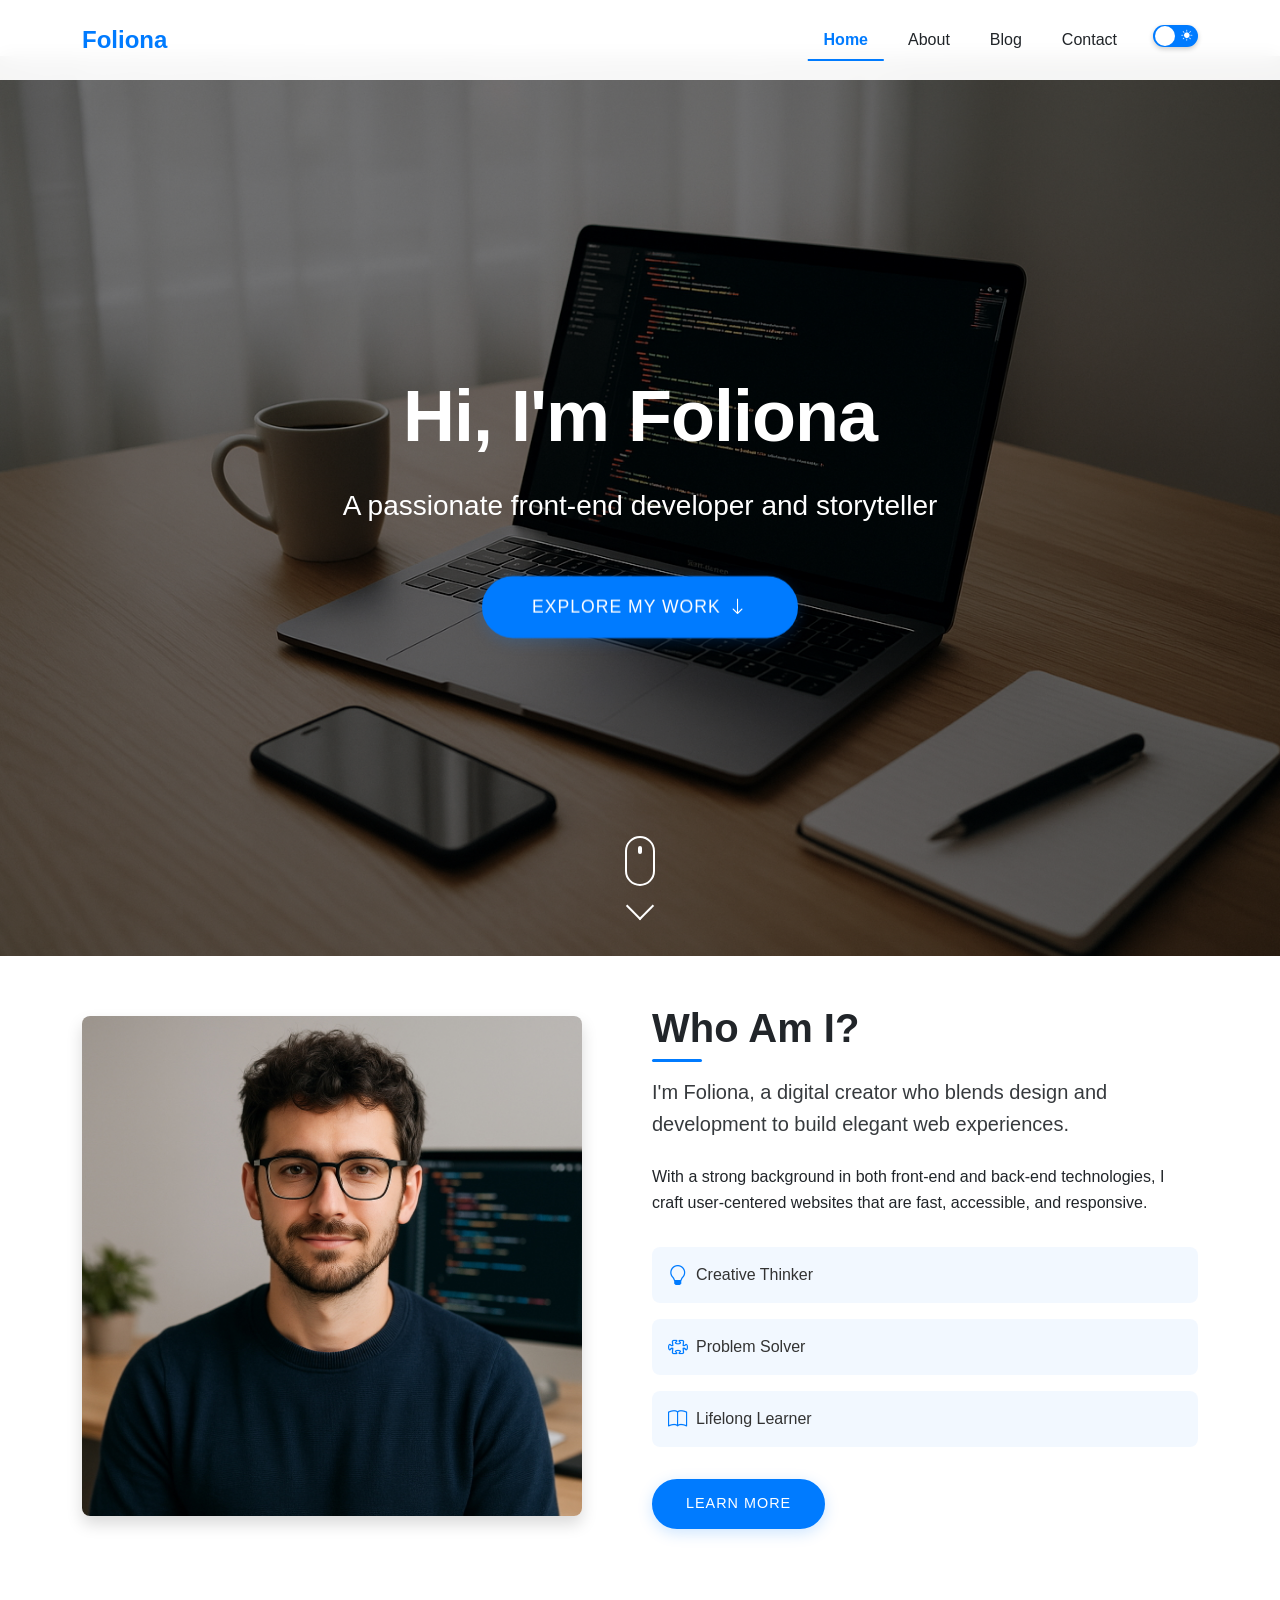
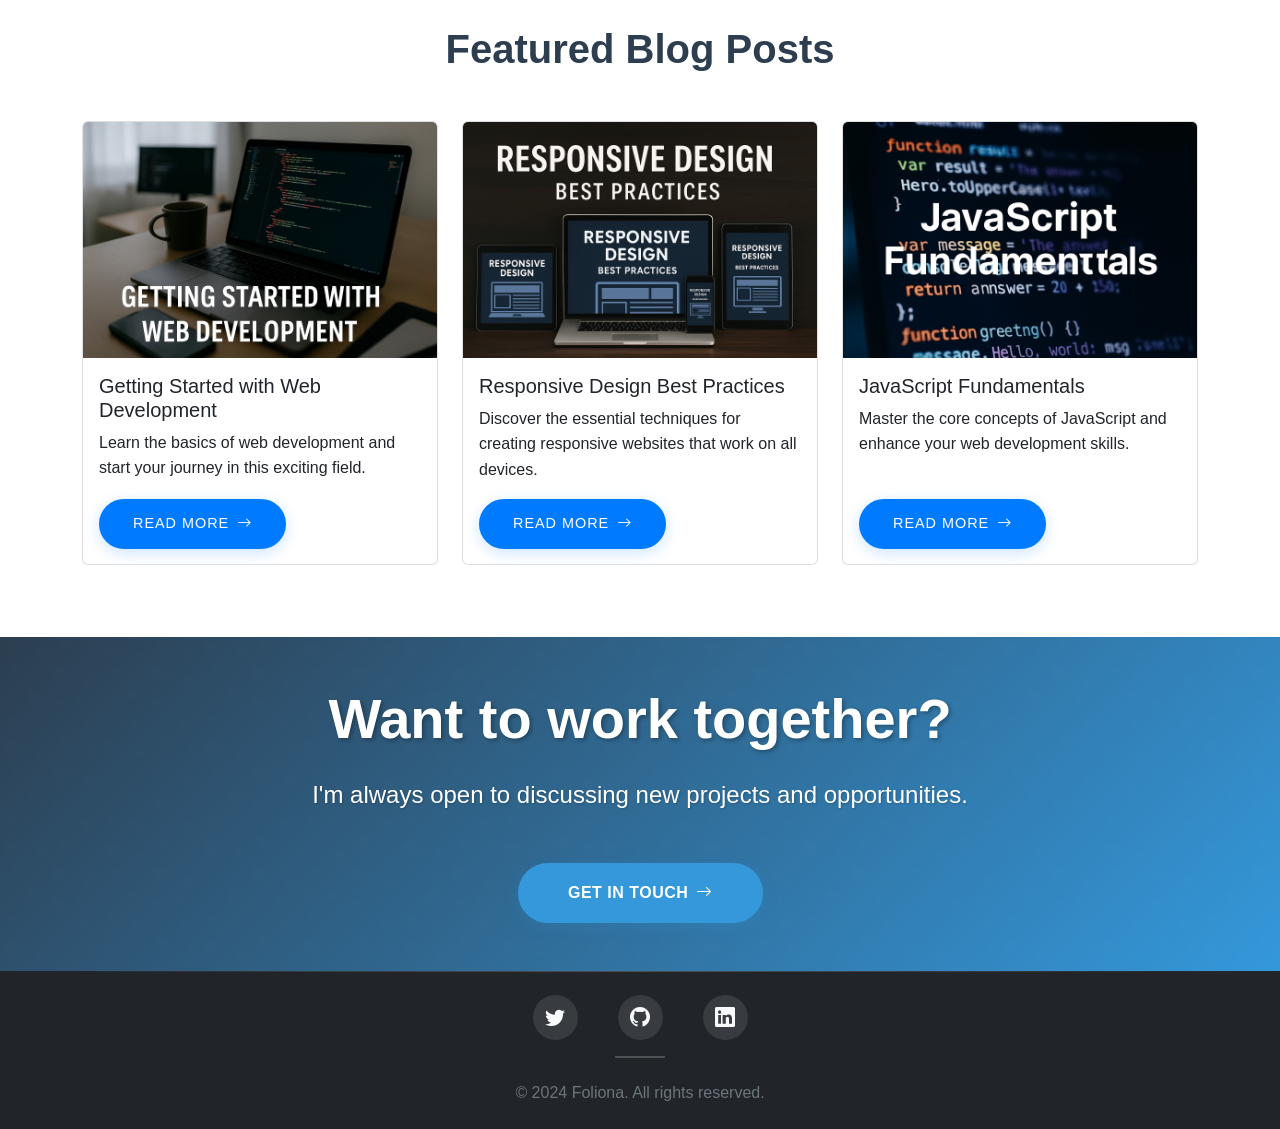
<file: index.html>
<!DOCTYPE html>
<html lang="en">
<head>
    <meta charset="UTF-8">
    <meta name="viewport" content="width=device-width, initial-scale=1.0">
    <meta name="description" content="Foliona - Front-end developer and storyteller. Creating beautiful and functional web experiences.">
    <meta name="keywords" content="front-end developer, web design, portfolio, web development, UI/UX">
    <meta name="author" content="Foliona">
    <meta name="robots" content="index, follow">
    <meta property="og:title" content="Foliona - Front-end Developer">
    <meta property="og:description" content="Creating beautiful and functional web experiences">
    <meta property="og:image" content="https://via.placeholder.com/1200x630">
    <meta property="og:url" content="https://foliona.com">
    <meta name="twitter:card" content="summary_large_image">
    <title>Foliona - Front-end Developer</title>
    <!-- Google Fonts -->
    <link href="https://fonts.googleapis.com/css2?family=Poppins:wght@300;400;600;700&display=swap" rel="stylesheet">
    <!-- Bootstrap 5 CSS -->
    <link href="https://cdn.jsdelivr.net/npm/bootstrap@5.3.0/dist/css/bootstrap.min.css" rel="stylesheet">
    <!-- Bootstrap Icons -->
    <link rel="stylesheet" href="https://cdn.jsdelivr.net/npm/bootstrap-icons@1.11.0/font/bootstrap-icons.css">
    <!-- Animate.css -->
    <link rel="stylesheet" href="https://cdnjs.cloudflare.com/ajax/libs/animate.css/4.1.1/animate.min.css">
    <!-- Custom CSS -->
    <link href="css/style.css" rel="stylesheet">
</head>
<body>
    <!-- Header Section -->
    <header class="fixed-top">
        <nav id="mainNavbar" class="navbar navbar-expand-lg navbar-light">
            <div class="container">
                <a class="navbar-brand" href="index.html">Foliona</a>
                <button class="navbar-toggler" type="button" data-bs-toggle="collapse" data-bs-target="#navbarNav">
                    <span class="navbar-toggler-icon"></span>
                </button>
                <div class="collapse navbar-collapse" id="navbarNav">
                    <ul class="navbar-nav ms-auto">
                        <li class="nav-item">
                            <a class="nav-link active" href="index.html">Home</a>
                        </li>
                        <li class="nav-item">
                            <a class="nav-link" href="about.html">About</a>
                        </li>
                        <li class="nav-item">
                            <a class="nav-link" href="blog.html">Blog</a>
                        </li>
                        <li class="nav-item">
                            <a class="nav-link" href="contact.html">Contact</a>
                        </li>
                        <li class="nav-item ms-3">
                            <button class="btn btn-outline-primary theme-toggle" id="themeToggle">
                                <i class="bi bi-sun-fill"></i>
                                <i class="bi bi-moon-fill d-none"></i>
                            </button>
                        </li>
                    </ul>
                </div>
            </div>
        </nav>
    </header>

    <!-- Hero Section -->
    <section class="hero-section position-relative overflow-hidden">
        <div class="hero-bg" style="background-image: url('img/hero.jpg'); background-size: cover; background-position: center;"></div>
        <div class="hero-overlay"></div>
        <div class="hero-content">
            <div class="container">
                <h1 class="display-1 fw-bold mb-4 animate__animated animate__fadeInDown">Hi, I'm Foliona</h1>
                <p class="lead text-white mb-5 animate__animated animate__fadeInUp animate__delay-1s">A passionate front-end developer and storyteller</p>
                <a href="#featured-blog" class="btn btn-lg px-5 py-3 animate__animated animate__fadeInUp animate__delay-2s">
                    Explore My Work
                    <i class="bi bi-arrow-down ms-2"></i>
                </a>
            </div>
        </div>
        
        <!-- Scroll Indicator -->
        <div class="scroll-indicator">
            <div class="mouse">
                <div class="wheel"></div>
            </div>
            <div>
                <span class="scroll-arrow">
                    <span></span>
                    <span></span>
                </span>
            </div>
        </div>
    </section>

    <!-- About Section -->
    <section id="about" class="about-section py-5">
        <div class="container">
            <div class="row align-items-center">
                <div class="col-lg-6 mb-4 mb-lg-0">
                    <img src="img/who.jpg" alt="Foliona" class="img-fluid rounded-3 shadow" style="width: 500px; height: 500px; object-fit: cover;">
                </div>
                <div class="col-lg-6">
                    <h2 class="mb-4">Who Am I?</h2>
                    <p class="lead mb-4">I'm Foliona, a digital creator who blends design and development to build elegant web experiences.</p>
                    <p class="mb-4">With a strong background in both front-end and back-end technologies, I craft user-centered websites that are fast, accessible, and responsive.</p>
                    
                    <div class="personal-highlights">
                        <ul class="list-unstyled">
                            <li class="mb-3">
                                <i class="bi bi-lightbulb me-2"></i>
                                Creative Thinker
                            </li>
                            <li class="mb-3">
                                <i class="bi bi-puzzle me-2"></i>
                                Problem Solver
                            </li>
                            <li class="mb-3">
                                <i class="bi bi-book me-2"></i>
                                Lifelong Learner
                            </li>
                        </ul>
                    </div>

                    <div class="mt-4">
                        <a href="about.html" class="btn btn-outline-primary">Learn More</a>
                    </div>
                </div>
            </div>
        </div>
    </section>

    <!-- Featured Blog Posts -->
    <section id="featured-blog" class="blog-section py-5">
        <div class="container">
            <h2 class="section-title">Featured Blog Posts</h2>
            <div class="row">
                <div class="col-md-4 mb-4">
                    <div class="card h-100">
                        <img src="img/webdev.jpg" class="card-img-top" alt="Getting Started with Web Development">
                        <div class="card-body">
                            <h5 class="card-title">Getting Started with Web Development</h5>
                            <p class="card-text">Learn the basics of web development and start your journey in this exciting field.</p>
                            <a href="blog-single.html" class="read-more btn">Read More <i class="bi bi-arrow-right"></i></a>
                        </div>
                    </div>
                </div>
                <div class="col-md-4 mb-4">
                    <div class="card h-100">
                        <img src="img/responsive.jpg" class="card-img-top" alt="Responsive Design Best Practices">
                        <div class="card-body">
                            <h5 class="card-title">Responsive Design Best Practices</h5>
                            <p class="card-text">Discover the essential techniques for creating responsive websites that work on all devices.</p>
                            <a href="blog-single.html" class="read-more btn">Read More <i class="bi bi-arrow-right"></i></a>
                        </div>
                    </div>
                </div>
                <div class="col-md-4 mb-4">
                    <div class="card h-100">
                        <img src="img/java.jpg" class="card-img-top" alt="JavaScript Fundamentals">
                        <div class="card-body">
                            <h5 class="card-title">JavaScript Fundamentals</h5>
                            <p class="card-text">Master the core concepts of JavaScript and enhance your web development skills.</p>
                            <a href="blog-single.html" class="read-more btn">Read More <i class="bi bi-arrow-right"></i></a>
                        </div>
                    </div>
                </div>
            </div>
        </div>
    </section>

    <!-- Call to Action -->
    <section id="cta" class="cta-section py-5">
        <div class="container text-center">
            <h2 class="display-4 fw-bold mb-4">Want to work together?</h2>
            <p class="lead mb-5">I'm always open to discussing new projects and opportunities.</p>
            <a href="contact.html" class="btn btn-lg px-5">
                Get in Touch
                <i class="bi bi-arrow-right ms-2"></i>
            </a>
        </div>
    </section>

    <!-- Footer Section -->
    <footer class="bg-dark text-light py-4">
        <div class="container">
            <div class="row">
                <div class="col-12 text-center">
                    <div class="social-links mb-3">
                        <a href="#" class="text-light me-3">
                            <i class="bi bi-twitter"></i>
                        </a>
                        <a href="#" class="text-light me-3">
                            <i class="bi bi-github"></i>
                        </a>
                        <a href="#" class="text-light">
                            <i class="bi bi-linkedin"></i>
                        </a>
                    </div>
                    <p class="mb-0">&copy; 2024 Foliona. All rights reserved.</p>
                </div>
            </div>
        </div>
    </footer>

    <!-- Bootstrap 5 JS Bundle with Popper -->
    <script src="https://cdn.jsdelivr.net/npm/bootstrap@5.3.0/dist/js/bootstrap.bundle.min.js"></script>
    <!-- Custom JS -->
    <script src="js/main.js"></script>
</body>
</html>
</file>
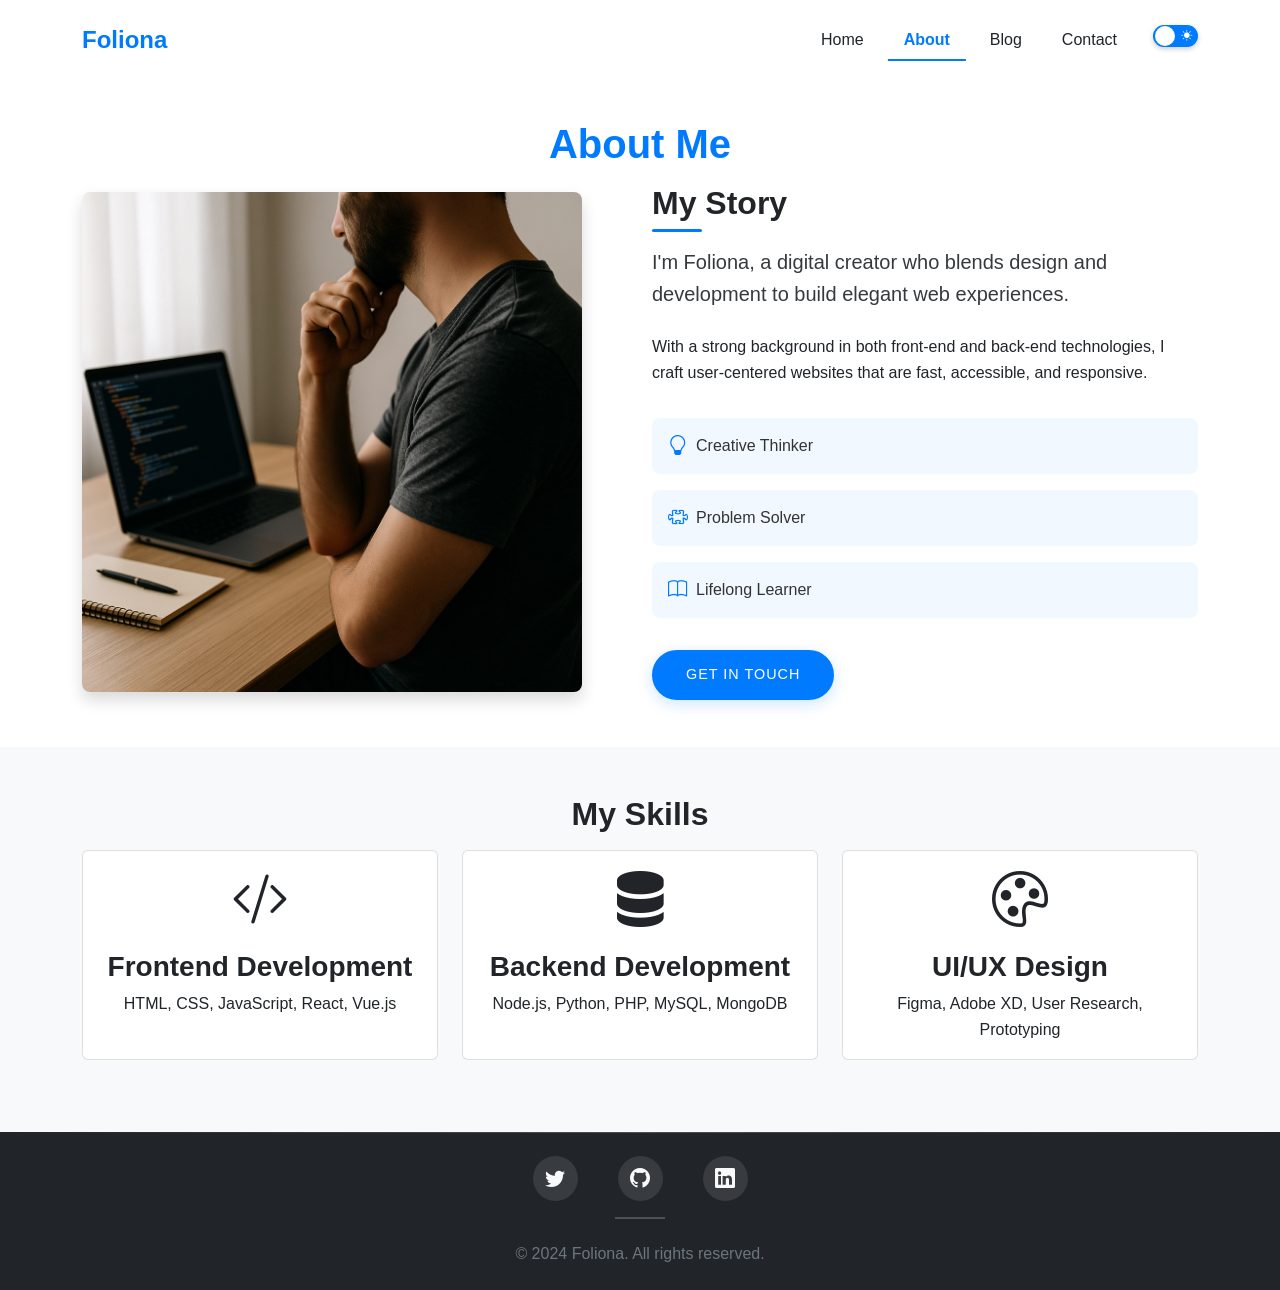
<file: about.html>
<!DOCTYPE html>
<html lang="en">
<head>
    <meta charset="UTF-8">
    <meta name="viewport" content="width=device-width, initial-scale=1.0">
    <meta name="description" content="Foliona - Front-end developer and storyteller. Creating beautiful and functional web experiences.">
    <meta name="keywords" content="front-end developer, web design, portfolio, web development, UI/UX">
    <meta name="author" content="Foliona">
    <meta name="robots" content="index, follow">
    <meta property="og:title" content="Foliona - Front-end Developer">
    <meta property="og:description" content="Creating beautiful and functional web experiences">
    <meta property="og:image" content="https://via.placeholder.com/1200x630">
    <meta property="og:url" content="https://foliona.com">
    <meta name="twitter:card" content="summary_large_image">
    <title>About - Foliona</title>
    <!-- Google Fonts -->
    <link href="https://fonts.googleapis.com/css2?family=Poppins:wght@300;400;600;700&display=swap" rel="stylesheet">
    <!-- Bootstrap 5 CSS -->
    <link href="https://cdn.jsdelivr.net/npm/bootstrap@5.3.0/dist/css/bootstrap.min.css" rel="stylesheet">
    <!-- Bootstrap Icons -->
    <link rel="stylesheet" href="https://cdn.jsdelivr.net/npm/bootstrap-icons@1.11.0/font/bootstrap-icons.css">
    <!-- Custom CSS -->
    <link href="css/style.css" rel="stylesheet">
</head>
<body>
    <!-- Header Section -->
    <header class="fixed-top">
        <nav id="mainNavbar" class="navbar navbar-expand-lg navbar-light">
            <div class="container">
                <a class="navbar-brand" href="index.html">Foliona</a>
                <button class="navbar-toggler" type="button" data-bs-toggle="collapse" data-bs-target="#navbarNav">
                    <span class="navbar-toggler-icon"></span>
                </button>
                <div class="collapse navbar-collapse" id="navbarNav">
                    <ul class="navbar-nav ms-auto">
                        <li class="nav-item">
                            <a class="nav-link" href="index.html">Home</a>
                        </li>
                        <li class="nav-item">
                            <a class="nav-link active" href="about.html">About</a>
                        </li>
                        <li class="nav-item">
                            <a class="nav-link" href="blog.html">Blog</a>
                        </li>
                        <li class="nav-item">
                            <a class="nav-link" href="contact.html">Contact</a>
                        </li>
                        <li class="nav-item ms-3">
                            <button class="btn btn-outline-primary theme-toggle" id="themeToggle">
                                <i class="bi bi-sun-fill"></i>
                                <i class="bi bi-moon-fill d-none"></i>
                            </button>
                        </li>
                    </ul>
                </div>
            </div>
        </nav>
    </header>

    <!-- About Section -->
    <section class="about-section py-5">
        <div class="container">
            <h1 class="page-title">About Me</h1>
            <div class="row align-items-center">
                <div class="col-lg-6 mb-4 mb-lg-0">
                    <img src="img/about.jpg" alt="About Foliona" class="img-fluid rounded-3 shadow" style="width: 500px; height: 500px; object-fit: cover;">
                </div>
                <div class="col-lg-6">
                    <h2 class="section-title" style="font-size: 2rem;">My Story</h2>
                    <p class="lead mb-4">I'm Foliona, a digital creator who blends design and development to build elegant web experiences.</p>
                    <p class="mb-4">With a strong background in both front-end and back-end technologies, I craft user-centered websites that are fast, accessible, and responsive.</p>
                    
                    <div class="personal-highlights">
                        <ul class="list-unstyled">
                            <li class="mb-3">
                                <i class="bi bi-lightbulb me-2"></i>
                                Creative Thinker
                            </li>
                            <li class="mb-3">
                                <i class="bi bi-puzzle me-2"></i>
                                Problem Solver
                            </li>
                            <li class="mb-3">
                                <i class="bi bi-book me-2"></i>
                                Lifelong Learner
                            </li>
                        </ul>
                    </div>

                    <div class="mt-4">
                        <a href="contact.html" class="btn">Get in Touch</a>
                    </div>
                </div>
            </div>
        </div>
    </section>

    <!-- Skills Section -->
    <section class="skills-section py-5 bg-light">
        <div class="container">
            <h2 class="section-title" style="font-size: 2rem;">My Skills</h2>
            <div class="row">
                <div class="col-md-4 mb-4">
                    <div class="card h-100">
                        <div class="card-body text-center">
                            <i class="bi bi-code-slash display-4 mb-3"></i>
                            <h3 class="card-title">Frontend Development</h3>
                            <p class="card-text">HTML, CSS, JavaScript, React, Vue.js</p>
                        </div>
                    </div>
                </div>
                <div class="col-md-4 mb-4">
                    <div class="card h-100">
                        <div class="card-body text-center">
                            <i class="bi bi-server display-4 mb-3"></i>
                            <h3 class="card-title">Backend Development</h3>
                            <p class="card-text">Node.js, Python, PHP, MySQL, MongoDB</p>
                        </div>
                    </div>
                </div>
                <div class="col-md-4 mb-4">
                    <div class="card h-100">
                        <div class="card-body text-center">
                            <i class="bi bi-palette display-4 mb-3"></i>
                            <h3 class="card-title">UI/UX Design</h3>
                            <p class="card-text">Figma, Adobe XD, User Research, Prototyping</p>
                        </div>
                    </div>
                </div>
            </div>
        </div>
    </section>

    <!-- Footer Section -->
    <footer class="bg-dark text-light py-4">
        <div class="container">
            <div class="row">
                <div class="col-12 text-center">
                    <div class="social-links mb-3">
                        <a href="#" class="text-light me-3">
                            <i class="bi bi-twitter"></i>
                        </a>
                        <a href="#" class="text-light me-3">
                            <i class="bi bi-github"></i>
                        </a>
                        <a href="#" class="text-light">
                            <i class="bi bi-linkedin"></i>
                        </a>
                    </div>
                    <p class="mb-0">&copy; 2024 Foliona. All rights reserved.</p>
                </div>
            </div>
        </div>
    </footer>

    <!-- Bootstrap 5 JS Bundle with Popper -->
    <script src="https://cdn.jsdelivr.net/npm/bootstrap@5.3.0/dist/js/bootstrap.bundle.min.js"></script>
    <!-- Custom JS -->
    <script src="js/main.js"></script>
</body>
</html>
</file>
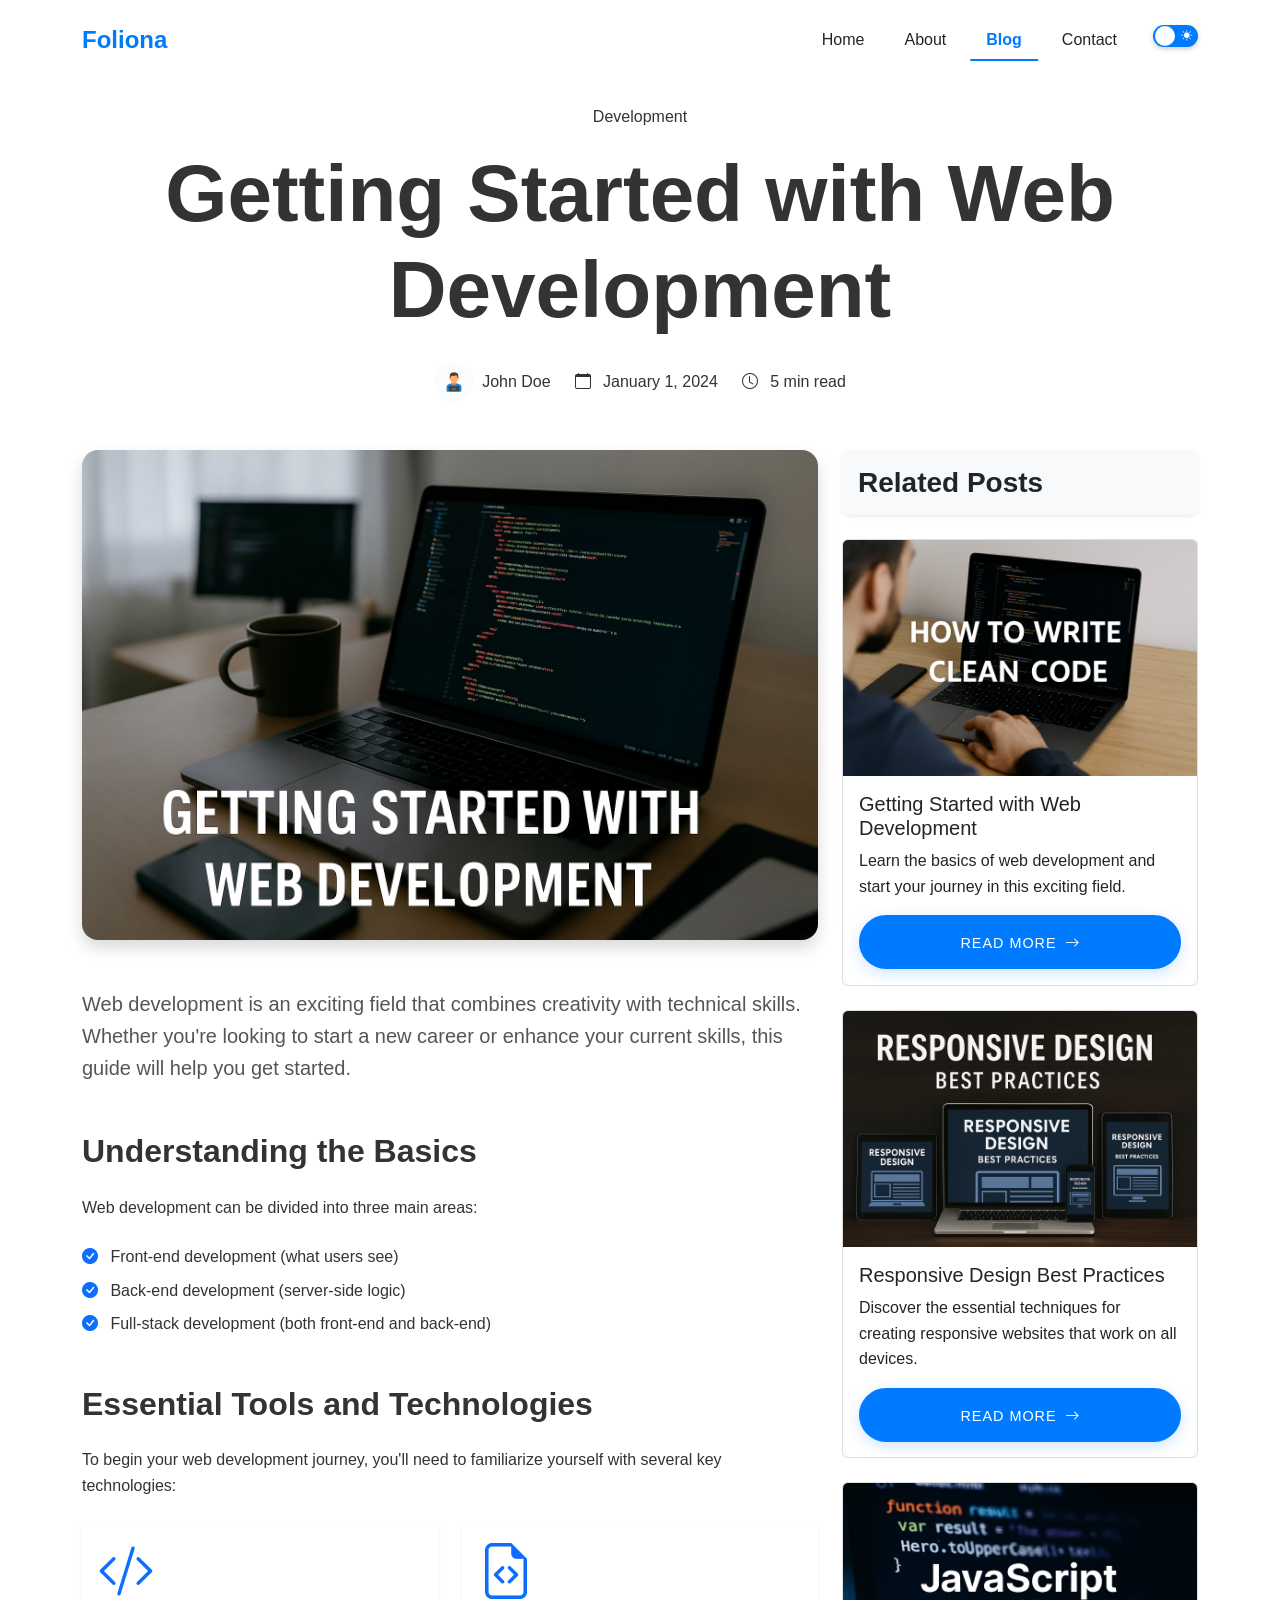
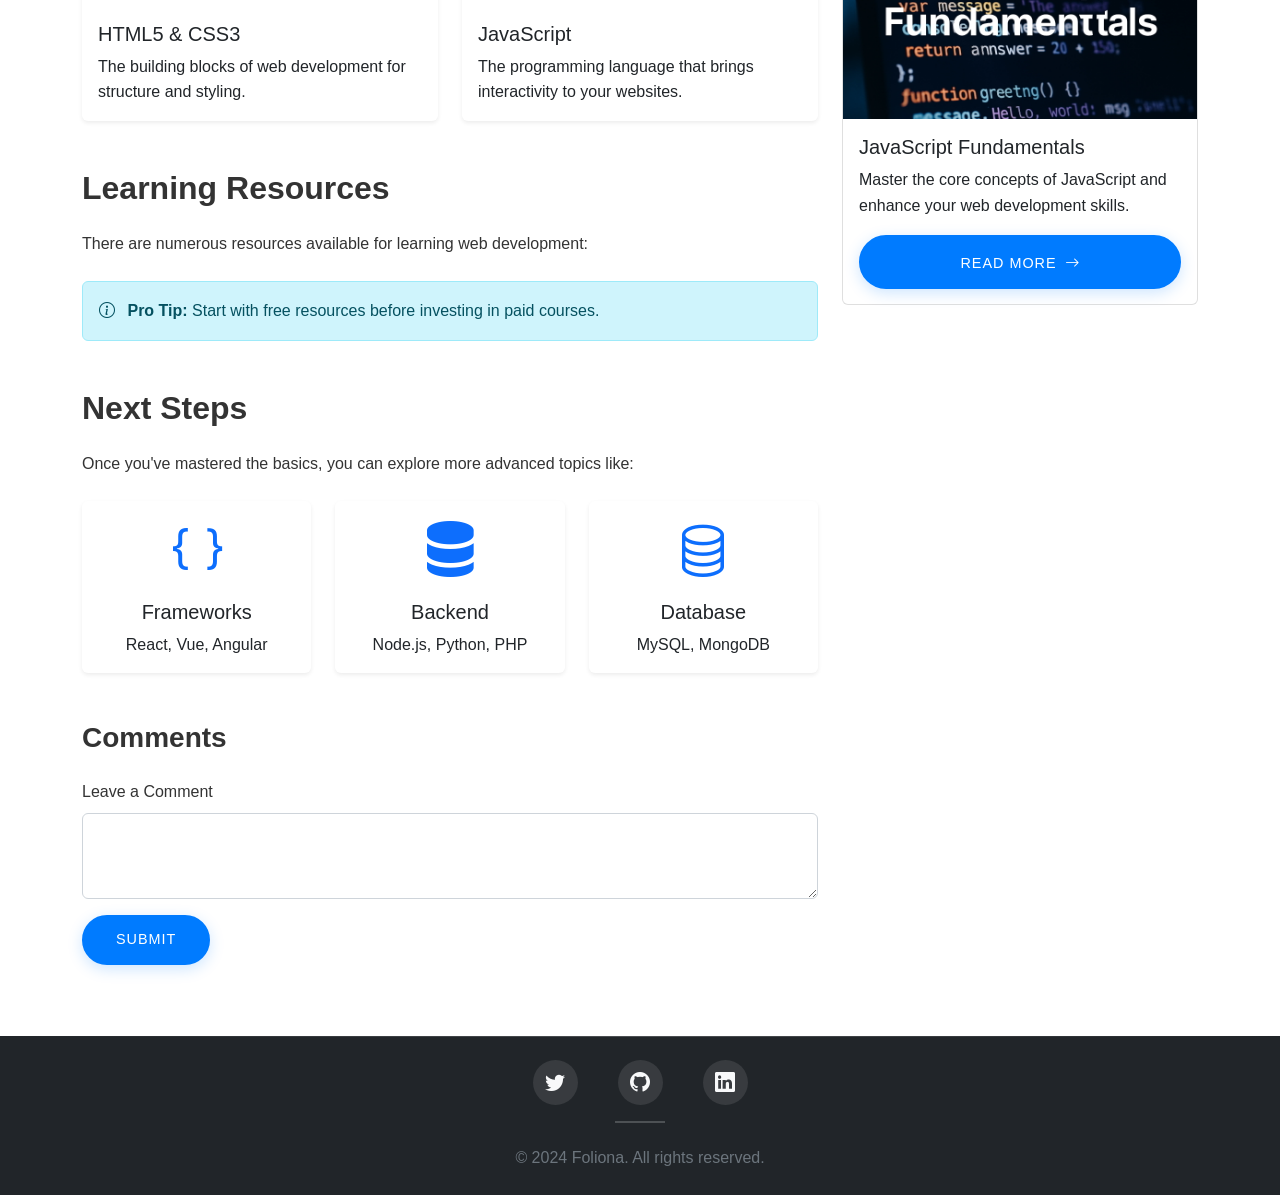
<file: blog-single.html>
<!DOCTYPE html>
<html lang="en">
<head>
    <meta charset="UTF-8">
    <meta name="viewport" content="width=device-width, initial-scale=1.0">
    <meta name="description" content="Foliona - Front-end developer and storyteller. Creating beautiful and functional web experiences.">
    <meta name="keywords" content="front-end developer, web design, portfolio, web development, UI/UX">
    <meta name="author" content="Foliona">
    <meta name="robots" content="index, follow">
    <meta property="og:title" content="Foliona - Front-end Developer">
    <meta property="og:description" content="Creating beautiful and functional web experiences">
    <meta property="og:image" content="https://placehold.co/1200x630">
    <meta property="og:url" content="https://foliona.com">
    <meta name="twitter:card" content="summary_large_image">
    <title>Blog Post - Foliona</title>
    <!-- Google Fonts -->
    <link href="https://fonts.googleapis.com/css2?family=Poppins:wght@300;400;600;700&display=swap" rel="stylesheet">
    <!-- Bootstrap 5 CSS -->
    <link href="https://cdn.jsdelivr.net/npm/bootstrap@5.3.0/dist/css/bootstrap.min.css" rel="stylesheet">
    <!-- Bootstrap Icons -->
    <link rel="stylesheet" href="https://cdn.jsdelivr.net/npm/bootstrap-icons@1.11.0/font/bootstrap-icons.css">
    <!-- Animate.css -->
    <link rel="stylesheet" href="https://cdnjs.cloudflare.com/ajax/libs/animate.css/4.1.1/animate.min.css">
    <!-- Custom CSS -->
    <link href="css/style.css" rel="stylesheet">
</head>
<body>
    <!-- Header Section -->
    <header class="fixed-top">
        <nav id="mainNavbar" class="navbar navbar-expand-lg navbar-light">
            <div class="container">
                <a class="navbar-brand" href="index.html">Foliona</a>
                <button class="navbar-toggler" type="button" data-bs-toggle="collapse" data-bs-target="#navbarNav">
                    <span class="navbar-toggler-icon"></span>
                </button>
                <div class="collapse navbar-collapse" id="navbarNav">
                    <ul class="navbar-nav ms-auto">
                        <li class="nav-item">
                            <a class="nav-link" href="index.html">Home</a>
                        </li>
                        <li class="nav-item">
                            <a class="nav-link" href="about.html">About</a>
                        </li>
                        <li class="nav-item">
                            <a class="nav-link active" href="blog.html">Blog</a>
                        </li>
                        <li class="nav-item">
                            <a class="nav-link" href="contact.html">Contact</a>
                        </li>
                        <li class="nav-item ms-3">
                            <button class="btn btn-outline-primary theme-toggle" id="themeToggle">
                                <i class="bi bi-sun-fill"></i>
                                <i class="bi bi-moon-fill d-none"></i>
                            </button>
                        </li>
                    </ul>
                </div>
            </div>
        </nav>
    </header>

    <!-- Main Content Section -->
    <main class="blog-single-page">
        <article class="blog-post py-5">
            <div class="container">
                <header class="blog-header text-center mb-5">
                    <div class="category-badge mb-3">Development</div>
                    <h1 class="display-1 fw-bold mb-4 animate__animated animate__fadeInDown">Getting Started with Web Development</h1>
                    <div class="meta d-flex justify-content-center align-items-center gap-4 mb-4">
                        <div class="author d-flex align-items-center">
                            <img src="img/author.jpg" class="rounded-circle me-2" alt="Author" style="width: 40px; height: 40px; object-fit: cover;">
                            <span>John Doe</span>
                        </div>
                        <div class="date">
                            <i class="bi bi-calendar me-2"></i>
                            January 1, 2024
                        </div>
                        <div class="reading-time">
                            <i class="bi bi-clock me-2"></i>
                            5 min read
                        </div>
                    </div>
                </header>

                <div class="row">
                    <!-- Main Blog Content -->
                    <div class="col-lg-8">
                        <div class="featured-image mb-5">
                            <img src="img/webdev.jpg" alt="Web Development" class="img-fluid rounded-4 shadow">
                        </div>

                        <div class="content">
                            <p class="lead mb-4">Web development is an exciting field that combines creativity with technical skills. Whether you're looking to start a new career or enhance your current skills, this guide will help you get started.</p>

                            <h2 class="mt-5 mb-4">Understanding the Basics</h2>
                            <p class="mb-4">Web development can be divided into three main areas:</p>
                            <ul class="list-unstyled mb-4">
                                <li class="mb-2">
                                    <i class="bi bi-check-circle-fill text-primary me-2"></i>
                                    Front-end development (what users see)
                                </li>
                                <li class="mb-2">
                                    <i class="bi bi-check-circle-fill text-primary me-2"></i>
                                    Back-end development (server-side logic)
                                </li>
                                <li class="mb-2">
                                    <i class="bi bi-check-circle-fill text-primary me-2"></i>
                                    Full-stack development (both front-end and back-end)
                                </li>
                            </ul>

                            <h2 class="mt-5 mb-4">Essential Tools and Technologies</h2>
                            <p class="mb-4">To begin your web development journey, you'll need to familiarize yourself with several key technologies:</p>
                            <div class="row g-4 mb-4">
                                <div class="col-md-6">
                                    <div class="card h-100 border-0 shadow-sm">
                                        <div class="card-body">
                                            <i class="bi bi-code-slash display-4 text-primary mb-3"></i>
                                            <h5 class="card-title">HTML5 & CSS3</h5>
                                            <p class="card-text">The building blocks of web development for structure and styling.</p>
                                        </div>
                                    </div>
                                </div>
                                <div class="col-md-6">
                                    <div class="card h-100 border-0 shadow-sm">
                                        <div class="card-body">
                                            <i class="bi bi-file-earmark-code display-4 text-primary mb-3"></i>
                                            <h5 class="card-title">JavaScript</h5>
                                            <p class="card-text">The programming language that brings interactivity to your websites.</p>
                                        </div>
                                    </div>
                                </div>
                            </div>

                            <h2 class="mt-5 mb-4">Learning Resources</h2>
                            <p class="mb-4">There are numerous resources available for learning web development:</p>
                            <div class="alert alert-info">
                                <i class="bi bi-info-circle me-2"></i>
                                <strong>Pro Tip:</strong> Start with free resources before investing in paid courses.
                            </div>

                            <h2 class="mt-5 mb-4">Next Steps</h2>
                            <p class="mb-4">Once you've mastered the basics, you can explore more advanced topics like:</p>
                            <div class="row g-4 mb-5">
                                <div class="col-md-4">
                                    <div class="card h-100 border-0 shadow-sm">
                                        <div class="card-body text-center">
                                            <i class="bi bi-braces display-4 text-primary mb-3"></i>
                                            <h5 class="card-title">Frameworks</h5>
                                            <p class="card-text">React, Vue, Angular</p>
                                        </div>
                                    </div>
                                </div>
                                <div class="col-md-4">
                                    <div class="card h-100 border-0 shadow-sm">
                                        <div class="card-body text-center">
                                            <i class="bi bi-server display-4 text-primary mb-3"></i>
                                            <h5 class="card-title">Backend</h5>
                                            <p class="card-text">Node.js, Python, PHP</p>
                                        </div>
                                    </div>
                                </div>
                                <div class="col-md-4">
                                    <div class="card h-100 border-0 shadow-sm">
                                        <div class="card-body text-center">
                                            <i class="bi bi-database display-4 text-primary mb-3"></i>
                                            <h5 class="card-title">Database</h5>
                                            <p class="card-text">MySQL, MongoDB</p>
                                        </div>
                                    </div>
                                </div>
                            </div>
                        </div>

                        <div class="comments-section mt-5">
                            <h3 class="mb-4">Comments</h3>
                            <div class="comment-form mb-4">
                                <form class="needs-validation" novalidate>
                                    <div class="mb-3">
                                        <label for="comment" class="form-label">Leave a Comment</label>
                                        <textarea class="form-control" id="comment" rows="3" required></textarea>
                                        <div class="invalid-feedback">
                                            Please enter your comment.
                                        </div>
                                    </div>
                                    <button type="submit" class="btn">Submit</button>
                                </form>
                            </div>
                        </div>
                    </div>

                    <!-- Related Posts Sidebar -->
                    <div class="col-lg-4">
                        <div class="sticky-top" style="top: 333px;">
                            <h3 class="fw-bold mb-4 animate__animated animate__fadeInDown bg-light text-dark p-3 rounded-3 shadow-sm dark:bg-dark dark:text-light">Related Posts</h3>
                            <div class="row g-4">
                                <div class="col-12">
                                    <div class="card h-100">
                                        <img src="img/clean.jpg" class="card-img-top" alt="Getting Started with Web Development">
                                        <div class="card-body d-flex flex-column">
                                            <h5 class="card-title">Getting Started with Web Development</h5>
                                            <p class="card-text">Learn the basics of web development and start your journey in this exciting field.</p>
                                            <a href="blog-single.html?post=webdev" class="btn btn-xs mt-auto pt-3">Read More <i class="bi bi-arrow-right"></i></a>
                                        </div>
                                    </div>
                                </div>
                                <div class="col-12">
                                    <div class="card h-100">
                                        <img src="img/responsive.jpg" class="card-img-top" alt="Responsive Design Best Practices">
                                        <div class="card-body d-flex flex-column">
                                            <h5 class="card-title">Responsive Design Best Practices</h5>
                                            <p class="card-text">Discover the essential techniques for creating responsive websites that work on all devices.</p>
                                            <a href="blog-single.html?post=responsive" class="btn btn-xs mt-auto pt-3">Read More <i class="bi bi-arrow-right"></i></a>
                                        </div>
                                    </div>
                                </div>
                                <div class="col-12">
                                    <div class="card h-100">
                                        <img src="img/java.jpg" class="card-img-top" alt="JavaScript Fundamentals">
                                        <div class="card-body d-flex flex-column">
                                            <h5 class="card-title">JavaScript Fundamentals</h5>
                                            <p class="card-text">Master the core concepts of JavaScript and enhance your web development skills.</p>
                                            <a href="blog-single.html?post=javascript" class="btn btn-xs mt-auto pt-3">Read More <i class="bi bi-arrow-right"></i></a>
                                        </div>
                                    </div>
                                </div>
                            </div>
                        </div>
                    </div>
                </div>
            </div>
        </article>
    </main>

    <!-- Footer Section -->
    <footer class="bg-dark text-light py-4">
        <div class="container">
            <div class="row">
                <div class="col-12 text-center">
                    <div class="social-links mb-3">
                        <a href="#" class="text-light me-3">
                            <i class="bi bi-twitter"></i>
                        </a>
                        <a href="#" class="text-light me-3">
                            <i class="bi bi-github"></i>
                        </a>
                        <a href="#" class="text-light">
                            <i class="bi bi-linkedin"></i>
                        </a>
                    </div>
                    <p class="mb-0">&copy; 2024 Foliona. All rights reserved.</p>
                </div>
            </div>
        </div>
    </footer>

    <!-- Bootstrap 5 JS Bundle with Popper -->
    <script src="https://cdn.jsdelivr.net/npm/bootstrap@5.3.0/dist/js/bootstrap.bundle.min.js"></script>
    <!-- Custom JS -->
    <script src="js/main.js"></script>
</body>
</html>
</file>
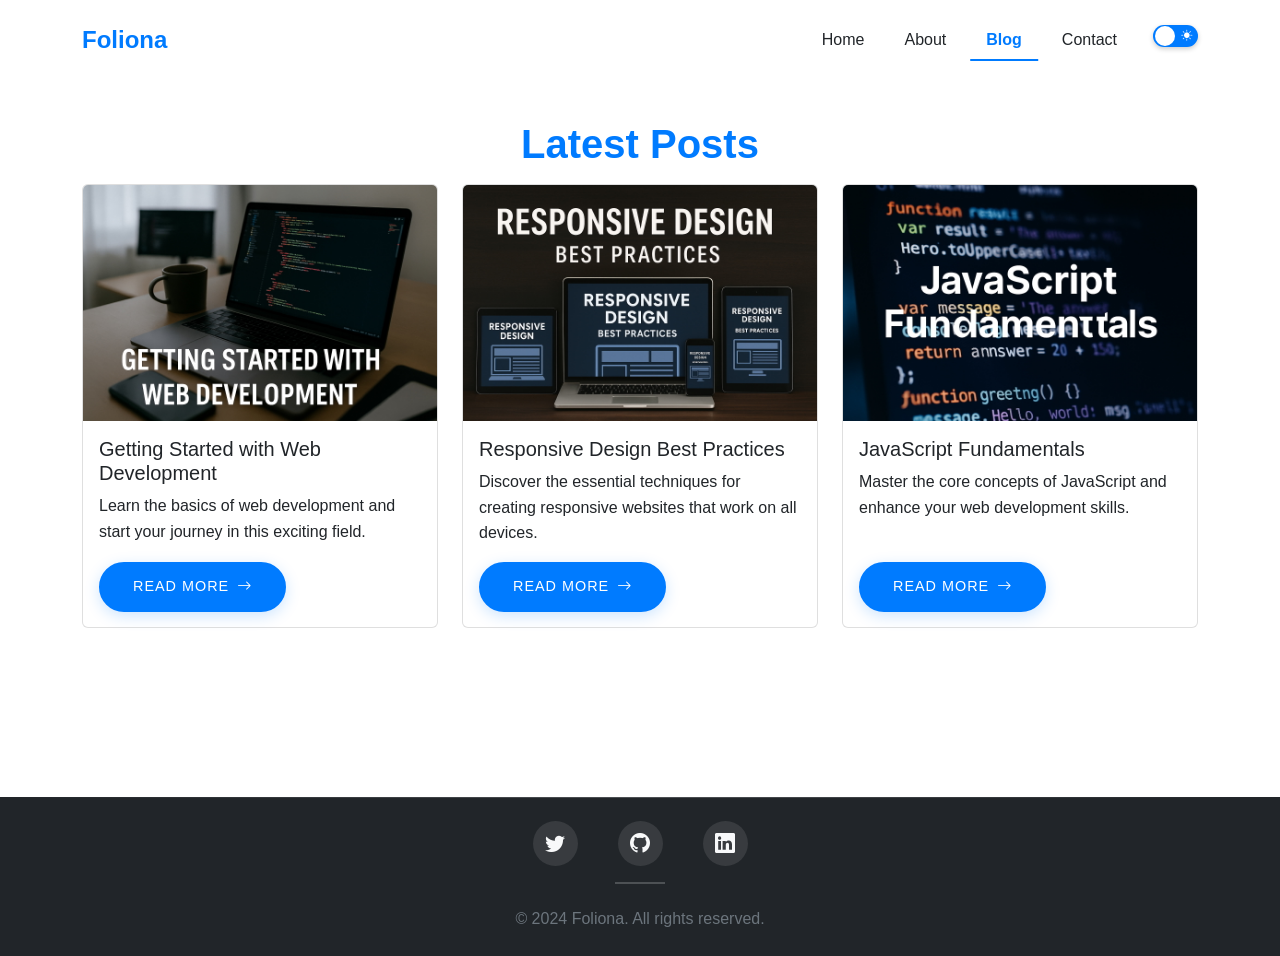
<file: blog.html>
<!DOCTYPE html>
<html lang="en">
<head>
    <meta charset="UTF-8">
    <meta name="viewport" content="width=device-width, initial-scale=1.0">
    <meta name="description" content="Foliona - Front-end developer and storyteller. Creating beautiful and functional web experiences.">
    <meta name="keywords" content="front-end developer, web design, portfolio, web development, UI/UX">
    <meta name="author" content="Foliona">
    <meta name="robots" content="index, follow">
    <meta property="og:title" content="Foliona - Front-end Developer">
    <meta property="og:description" content="Creating beautiful and functional web experiences">
    <meta property="og:image" content="https://via.placeholder.com/1200x630">
    <meta property="og:url" content="https://foliona.com">
    <meta name="twitter:card" content="summary_large_image">
    <title>Blog - Foliona</title>
    <!-- Google Fonts -->
    <link href="https://fonts.googleapis.com/css2?family=Poppins:wght@300;400;600;700&display=swap" rel="stylesheet">
    <!-- Bootstrap 5 CSS -->
    <link href="https://cdn.jsdelivr.net/npm/bootstrap@5.3.0/dist/css/bootstrap.min.css" rel="stylesheet">
    <!-- Bootstrap Icons -->
    <link rel="stylesheet" href="https://cdn.jsdelivr.net/npm/bootstrap-icons@1.11.0/font/bootstrap-icons.css">
    <!-- Custom CSS -->
    <link href="css/style.css" rel="stylesheet">
</head>
<body>
    <div class="main-content">
        <!-- Header Section -->
        <header class="fixed-top">
            <nav id="mainNavbar" class="navbar navbar-expand-lg navbar-light">
                <div class="container">
                    <a class="navbar-brand" href="index.html">Foliona</a>
                    <button class="navbar-toggler" type="button" data-bs-toggle="collapse" data-bs-target="#navbarNav">
                        <span class="navbar-toggler-icon"></span>
                    </button>
                    <div class="collapse navbar-collapse" id="navbarNav">
                        <ul class="navbar-nav ms-auto">
                            <li class="nav-item">
                                <a class="nav-link" href="index.html">Home</a>
                            </li>
                            <li class="nav-item">
                                <a class="nav-link" href="about.html">About</a>
                            </li>
                            <li class="nav-item">
                                <a class="nav-link active" href="blog.html">Blog</a>
                            </li>
                            <li class="nav-item">
                                <a class="nav-link" href="contact.html">Contact</a>
                            </li>
                            <li class="nav-item ms-3">
                                <button class="btn btn-outline-primary theme-toggle" id="themeToggle">
                                    <i class="bi bi-sun-fill"></i>
                                    <i class="bi bi-moon-fill d-none"></i>
                                </button>
                            </li>
                        </ul>
                    </div>
                </div>
            </nav>
        </header>

        <!-- Blog Section -->
        <section class="blog-section py-5">
            <div class="container">
                <div class="blog-content">
                    <h1 class="page-title">Latest Posts</h1>
                    <div class="row">
                        <!-- Blog Post 1 -->
                        <div class="col-md-4 mb-4">
                            <div class="card h-100">
                                <img src="img/webdev.jpg" class="card-img-top" alt="Getting Started with Web Development">
                                <div class="card-body">
                                    <h5 class="card-title">Getting Started with Web Development</h5>
                                    <p class="card-text">Learn the basics of web development and start your journey in this exciting field.</p>
                                    <a href="blog-single.html" class="read-more btn">Read More <i class="bi bi-arrow-right"></i></a>
                                </div>
                            </div>
                        </div>
                        <!-- Blog Post 2 -->
                        <div class="col-md-4 mb-4">
                            <div class="card h-100">
                                <img src="img/responsive.jpg" class="card-img-top" alt="Responsive Design Best Practices">
                                <div class="card-body">
                                    <h5 class="card-title">Responsive Design Best Practices</h5>
                                    <p class="card-text">Discover the essential techniques for creating responsive websites that work on all devices.</p>
                                    <a href="blog-single.html" class="read-more btn">Read More <i class="bi bi-arrow-right"></i></a>
                                </div>
                            </div>
                        </div>
                        <!-- Blog Post 3 -->
                        <div class="col-md-4 mb-4">
                            <div class="card h-100">
                                <img src="img/java.jpg" class="card-img-top" alt="JavaScript Fundamentals">
                                <div class="card-body">
                                    <h5 class="card-title">JavaScript Fundamentals</h5>
                                    <p class="card-text">Master the core concepts of JavaScript and enhance your web development skills.</p>
                                    <a href="blog-single.html" class="read-more btn">Read More <i class="bi bi-arrow-right"></i></a>
                                </div>
                            </div>
                        </div>
                    </div>
                </div>
            </div>
        </section>

        <!-- Footer Section -->
        <footer class="bg-dark text-light py-4">
            <div class="container">
                <div class="row">
                    <div class="col-12 text-center">
                        <div class="social-links mb-3">
                            <a href="#" class="text-light me-3">
                                <i class="bi bi-twitter"></i>
                            </a>
                            <a href="#" class="text-light me-3">
                                <i class="bi bi-github"></i>
                            </a>
                            <a href="#" class="text-light">
                                <i class="bi bi-linkedin"></i>
                            </a>
                        </div>
                        <p class="mb-0">&copy; 2024 Foliona. All rights reserved.</p>
                    </div>
                </div>
            </div>
        </footer>
    </div>

    <!-- Bootstrap 5 JS Bundle with Popper -->
    <script src="https://cdn.jsdelivr.net/npm/bootstrap@5.3.0/dist/js/bootstrap.bundle.min.js"></script>
    <!-- Custom JS -->
    <script src="js/main.js"></script>
</body>
</html>
</file>
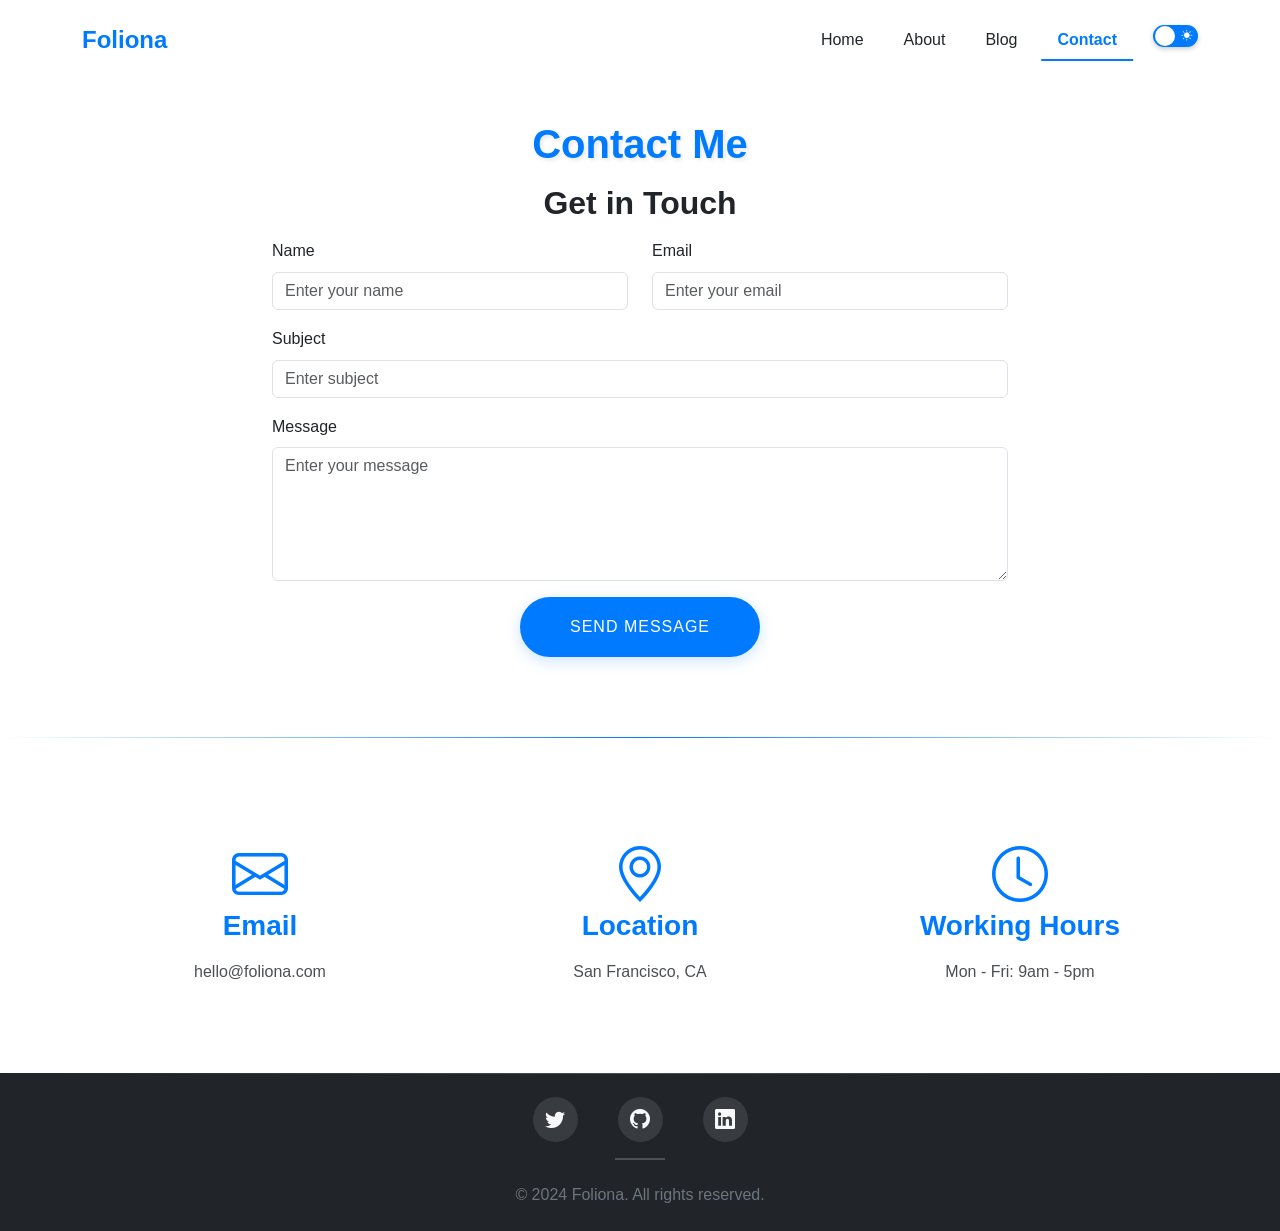
<file: contact.html>
<!DOCTYPE html>
<html lang="en">
<head>
    <meta charset="UTF-8">
    <meta name="viewport" content="width=device-width, initial-scale=1.0">
    <meta name="description" content="Foliona - Front-end developer and storyteller. Creating beautiful and functional web experiences.">
    <meta name="keywords" content="front-end developer, web design, portfolio, web development, UI/UX">
    <meta name="author" content="Foliona">
    <meta name="robots" content="index, follow">
    <meta property="og:title" content="Foliona - Front-end Developer">
    <meta property="og:description" content="Creating beautiful and functional web experiences">
    <meta property="og:image" content="https://placehold.co/1200x630">
    <meta property="og:url" content="https://foliona.com">
    <meta name="twitter:card" content="summary_large_image">
    <title>Contact - Foliona</title>
    <!-- Google Fonts -->
    <link href="https://fonts.googleapis.com/css2?family=Poppins:wght@300;400;600;700&display=swap" rel="stylesheet">
    <!-- Bootstrap 5 CSS -->
    <link href="https://cdn.jsdelivr.net/npm/bootstrap@5.3.0/dist/css/bootstrap.min.css" rel="stylesheet">
    <!-- Bootstrap Icons -->
    <link rel="stylesheet" href="https://cdn.jsdelivr.net/npm/bootstrap-icons@1.11.0/font/bootstrap-icons.css">
    <!-- Custom CSS -->
    <link href="css/style.css" rel="stylesheet">
</head>
<body>
    <!-- Header Section -->
    <header class="fixed-top">
        <nav id="mainNavbar" class="navbar navbar-expand-lg navbar-light">
            <div class="container">
                <a class="navbar-brand" href="index.html">Foliona</a>
                <button class="navbar-toggler" type="button" data-bs-toggle="collapse" data-bs-target="#navbarNav">
                    <span class="navbar-toggler-icon"></span>
                </button>
                <div class="collapse navbar-collapse" id="navbarNav">
                    <ul class="navbar-nav ms-auto">
                        <li class="nav-item">
                            <a class="nav-link" href="index.html">Home</a>
                        </li>
                        <li class="nav-item">
                            <a class="nav-link" href="about.html">About</a>
                        </li>
                        <li class="nav-item">
                            <a class="nav-link" href="blog.html">Blog</a>
                        </li>
                        <li class="nav-item">
                            <a class="nav-link active" href="contact.html">Contact</a>
                        </li>
                        <li class="nav-item ms-3">
                            <button class="btn btn-outline-primary theme-toggle" id="themeToggle">
                                <i class="bi bi-sun-fill"></i>
                                <i class="bi bi-moon-fill d-none"></i>
                            </button>
                        </li>
                    </ul>
                </div>
            </div>
        </nav>
    </header>

    <!-- Contact Section -->
    <section class="contact-section py-5">
        <div class="container">
            <h1 class="page-title">Contact Me</h1>
            <div class="row justify-content-center">
                <div class="col-lg-8">
                    <h2 class="section-title">Get in Touch</h2>
                    <form class="needs-validation" novalidate>
                        <div class="row">
                            <div class="col-md-6 mb-3">
                                <label for="name" class="form-label">Name</label>
                                <input type="text" class="form-control" id="name" placeholder="Enter your name" required>
                                <div class="invalid-feedback">
                                    Please enter your name.
                                </div>
                            </div>
                            <div class="col-md-6 mb-3">
                                <label for="email" class="form-label">Email</label>
                                <input type="email" class="form-control" id="email" placeholder="Enter your email" required>
                                <div class="invalid-feedback">
                                    Please enter a valid email address.
                                </div>
                            </div>
                        </div>
                        <div class="mb-3">
                            <label for="subject" class="form-label">Subject</label>
                            <input type="text" class="form-control" id="subject" placeholder="Enter subject" required>
                            <div class="invalid-feedback">
                                Please enter a subject.
                            </div>
                        </div>
                        <div class="mb-3">
                            <label for="message" class="form-label">Message</label>
                            <textarea class="form-control" id="message" rows="5" placeholder="Enter your message" required></textarea>
                            <div class="invalid-feedback">
                                Please enter your message.
                            </div>
                        </div>
                        <div class="text-center">
                            <button type="submit" class="btn btn-lg px-5">Send Message</button>
                        </div>
                    </form>
                </div>
            </div>
        </div>
    </section>

    <div class="divider"></div>

    <!-- Contact Info Section -->
    <section class="contact-info-section py-5 bg-light">
        <div class="container">
            <div class="row">
                <div class="col-md-4 mb-4 mb-md-0">
                    <div class="text-center">
                        <i class="bi bi-envelope display-4 mb-3"></i>
                        <h3>Email</h3>
                        <p>hello@foliona.com</p>
                    </div>
                </div>
                <div class="col-md-4 mb-4 mb-md-0">
                    <div class="text-center">
                        <i class="bi bi-geo-alt display-4 mb-3"></i>
                        <h3>Location</h3>
                        <p>San Francisco, CA</p>
                    </div>
                </div>
                <div class="col-md-4">
                    <div class="text-center">
                        <i class="bi bi-clock display-4 mb-3"></i>
                        <h3>Working Hours</h3>
                        <p>Mon - Fri: 9am - 5pm</p>
                    </div>
                </div>
            </div>
        </div>
    </section>

    <!-- Footer Section -->
    <footer class="bg-dark text-light py-4">
        <div class="container">
            <div class="row">
                <div class="col-12 text-center">
                    <div class="social-links mb-3">
                        <a href="#" class="text-light me-3">
                            <i class="bi bi-twitter"></i>
                        </a>
                        <a href="#" class="text-light me-3">
                            <i class="bi bi-github"></i>
                        </a>
                        <a href="#" class="text-light">
                            <i class="bi bi-linkedin"></i>
                        </a>
                    </div>
                    <p class="mb-0">&copy; 2024 Foliona. All rights reserved.</p>
                </div>
            </div>
        </div>
    </footer>

    <!-- Bootstrap 5 JS Bundle with Popper -->
    <script src="https://cdn.jsdelivr.net/npm/bootstrap@5.3.0/dist/js/bootstrap.bundle.min.js"></script>
    <!-- Custom JS -->
    <script src="js/main.js"></script>
</body>
</html>
</file>
<file: css/style.css>
:root {
    --primary-color: #007bff;
    --primary-hover-color: #0056b3;
    --primary-rgb: 0, 123, 255;
    --text-color: #212529;
    --text-color-light: #ffffff;
    --secondary-color: #6c757d;
    --success-color: #28a745;
    --danger-color: #dc3545;
    --warning-color: #ffc107;
    --info-color: #17a2b8;
    --light-color: #f8f9fa;
    --dark-color: #343a40;
    --body-bg: #ffffff;
    --body-color: #212529;
    --card-bg: #ffffff;
    --card-border: rgba(0, 0, 0, 0.125);
    --navbar-bg: rgba(255, 255, 255, 0.95);
    --navbar-color: #212529;
    --footer-bg: #f8f9fa;
    --footer-color: #6c757d;
    --link-color: #007bff;
    --link-hover-color: #0056b3;
    --border-color: #dee2e6;
    --input-bg: #ffffff;
    --input-color: #495057;
    --input-border: #ced4da;
    --code-bg: #f8f9fa;
    --code-color: #e83e8c;
    --blockquote-border: #dee2e6;
    --table-border: #dee2e6;
    --table-stripe: rgba(0, 0, 0, 0.05);
    transition: all 0.3s ease-in-out;
}

[data-theme="dark"] {
    --primary-color: #0d6efd;
    --primary-hover-color: #0a58ca;
    --primary-rgb: 13, 110, 253;
    --text-color: #ffffff !important;
    --text-color-light: #ffffff !important;
    --secondary-color: #6c757d;
    --success-color: #198754;
    --danger-color: #dc3545;
    --warning-color: #ffc107;
    --info-color: #0dcaf0;
    --light-color: #f8f9fa;
    --dark-color: #212529;
    --body-bg: #121212;
    --body-color: #ffffff !important;
    --card-bg: #1e1e1e;
    --card-border: rgba(255, 255, 255, 0.125);
    --navbar-bg: rgba(18, 18, 18, 0.95);
    --navbar-color: #ffffff !important;
    --footer-bg: #1a1a1a;
    --footer-color: #ffffff !important;
    --link-color: #0d6efd;
    --link-hover-color: #0a58ca;
    --border-color: #2d2d2d;
    --input-bg: #1e1e1e;
    --input-color: #ffffff !important;
    --input-border: #2d2d2d;
    --code-bg: #2d2d2d;
    --code-color: #ffffff !important;
    --blockquote-border: #2d2d2d;
    --table-border: #2d2d2d;
    --table-stripe: rgba(255, 255, 255, 0.05);
}

[data-theme="dark"] body {
    color: #ffffff !important;
}

[data-theme="dark"] h1,
[data-theme="dark"] h2,
[data-theme="dark"] h3,
[data-theme="dark"] h4,
[data-theme="dark"] h5,
[data-theme="dark"] h6,
[data-theme="dark"] .display-1 {
    font-weight: 600;
    color: #ffffff !important;
}

[data-theme="dark"] p {
    color: #ffffff !important;
    opacity: 0.9;
}

body {
    font-family: 'Poppins', sans-serif;
    line-height: 1.6;
    color: var(--body-color);
    background-color: var(--body-bg);
    transition: background-color 0.3s ease, color 0.3s ease;
    padding-top: 56px; /* Navbar height */
}

h1, h2, h3, .display-1 {
    font-weight: 600;
}

.lead {
    font-weight: 300;
    color: #555;
}

/* General Styles */
body {
    font-family: 'Segoe UI', Tahoma, Geneva, Verdana, sans-serif;
    line-height: 1.6;
    color: #333;
}

/* Header Styles */
.navbar {
    background-color: var(--navbar-bg);
    color: var(--navbar-color);
    backdrop-filter: blur(10px);
    transition: background-color 0.3s ease, color 0.3s ease;
    padding: 1rem 0;
}

.navbar-shrink {
    padding-top: 0.3rem;
    padding-bottom: 0.3rem;
    background-color: var(--navbar-bg);
    box-shadow: 0 4px 10px rgba(0, 0, 0, 0.1);
}

.navbar-brand {
    font-size: 1.5rem;
    font-weight: 700;
    color: var(--primary-color) !important;
    transition: all 0.3s ease;
}

.navbar-brand:hover {
    transform: translateY(-2px);
}

.nav-link {
    font-weight: 500;
    padding: 0.5rem 1rem !important;
    margin: 0 0.25rem;
    color: var(--text-color) !important;
    position: relative;
    transition: all 0.3s ease;
}

.nav-link::after {
    content: '';
    position: absolute;
    bottom: 0;
    left: 50%;
    width: 0;
    height: 2px;
    background-color: var(--primary-color);
    transition: all 0.3s ease;
    transform: translateX(-50%);
}

.nav-link:hover::after,
.nav-link.active::after {
    width: 100%;
}

.nav-link:hover {
    color: var(--primary-color) !important;
    transform: translateY(-2px);
}

.nav-link.active {
    color: var(--primary-color) !important;
    font-weight: 600;
}

/* Hero Section */
.hero-section {
    min-height: 100vh;
    position: relative;
    display: flex;
    align-items: center;
    justify-content: center;
    text-align: center;
    color: white;
}

.hero-bg {
    position: absolute;
    top: 0;
    left: 0;
    width: 100%;
    height: 100%;
    z-index: 1;
}

.hero-overlay {
    position: absolute;
    top: 0;
    left: 0;
    width: 100%;
    height: 100%;
    background-color: rgba(0, 0, 0, 0.5);
    z-index: 2;
}

.hero-content {
    position: relative;
    z-index: 3;
}

.hero-subtitle {
    color: #ffffff !important;
    opacity: 0.9;
}

.video-background {
    position: absolute;
    top: 0;
    left: 0;
    width: 100%;
    height: 100%;
    z-index: -1;
}

.video-background video {
    width: 100%;
    height: 100%;
    object-fit: cover;
}

.video-background .overlay {
    position: absolute;
    top: 0;
    left: 0;
    width: 100%;
    height: 100%;
    background: linear-gradient(135deg, rgba(0,0,0,0.7) 0%, rgba(0,0,0,0.3) 100%);
}

.hero-content h1 {
    font-size: 4.5rem;
    font-weight: 700;
    margin-bottom: 1.5rem;
    letter-spacing: -1px;
}

.hero-content .lead {
    font-size: 1.75rem;
    font-weight: 300;
    margin-bottom: 2.5rem;
    opacity: 0.9;
}

.hero-content .btn {
    font-size: 1.1rem;
    font-weight: 500;
    letter-spacing: 1px;
    text-transform: uppercase;
    border-radius: 50px;
    transition: all 0.3s ease;
}

.hero-content .btn:hover {
    transform: translateY(-3px);
    box-shadow: 0 10px 20px rgba(0,0,0,0.2);
}

/* Scroll Indicator */
.scroll-indicator {
    position: absolute;
    bottom: 30px;
    left: 50%;
    transform: translateX(-50%);
    z-index: 2;
    color: #fff;
    text-align: center;
}

.mouse {
    width: 30px;
    height: 50px;
    border: 2px solid #fff;
    border-radius: 15px;
    margin: 0 auto;
    position: relative;
}

.wheel {
    width: 4px;
    height: 8px;
    background: #fff;
    border-radius: 2px;
    position: absolute;
    top: 8px;
    left: 50%;
    transform: translateX(-50%);
    animation: scroll 2s infinite;
}

.scroll-arrow {
    display: block;
    width: 20px;
    height: 20px;
    transform: rotate(45deg);
    border-right: 2px solid #fff;
    border-bottom: 2px solid #fff;
    margin: 10px auto;
    animation: arrow 2s infinite;
}

@keyframes scroll {
    0% { transform: translateY(0); }
    50% { transform: translateY(10px); }
    100% { transform: translateY(0); }
}

@keyframes arrow {
    0% { opacity: 0; transform: rotate(45deg) translate(-20px, -20px); }
    50% { opacity: 1; }
    100% { opacity: 0; transform: rotate(45deg) translate(20px, 20px); }
}

/* Animation Classes */
.animate__animated {
    animation-duration: 1s;
    animation-fill-mode: both;
}

.animate__fadeInDown {
    animation-name: fadeInDown;
}

.animate__fadeInUp {
    animation-name: fadeInUp;
}

.animate__delay-1s {
    animation-delay: 1s;
}

.animate__delay-2s {
    animation-delay: 2s;
}

@keyframes fadeInDown {
    from {
        opacity: 0;
        transform: translate3d(0, -100%, 0);
    }
    to {
        opacity: 1;
        transform: translate3d(0, 0, 0);
    }
}

@keyframes fadeInUp {
    from {
        opacity: 0;
        transform: translate3d(0, 100%, 0);
    }
    to {
        opacity: 1;
        transform: translate3d(0, 0, 0);
    }
}

/* About Section Styles */
.about-section {
    padding: 6rem 0;
    background-color: var(--body-bg);
    position: relative;
    overflow: hidden;
}

.about-section h2 {
    font-size: 2.5rem;
    font-weight: 700;
    color: var(--text-color);
    margin-bottom: 1.5rem;
    position: relative;
    display: inline-block;
}

.about-section h2::after {
    content: '';
    position: absolute;
    bottom: -10px;
    left: 0;
    width: 50px;
    height: 3px;
    background-color: var(--primary-color);
    border-radius: 2px;
}

.about-section .lead {
    font-size: 1.25rem;
    color: var(--text-color);
    opacity: 0.9;
    margin-bottom: 1.5rem;
}

.about-section p {
    font-size: 1rem;
    color: var(--text-color);
    margin-bottom: 1.5rem;
}

.personal-highlights {
    margin: 2rem 0;
}

.personal-highlights li {
    display: flex;
    align-items: center;
    padding: 0.75rem 1rem;
    margin-bottom: 1rem;
    background-color: rgba(var(--primary-rgb), 0.05);
    border-radius: 0.5rem;
    transition: all 0.3s ease;
}

.personal-highlights li:hover {
    background-color: rgba(var(--primary-rgb), 0.1);
    transform: translateX(5px);
}

.personal-highlights i {
    font-size: 1.25rem;
    color: var(--primary-color);
    margin-right: 1rem;
    transition: transform 0.3s ease;
}

.personal-highlights li:hover i {
    transform: scale(1.1);
}

/* Dark Mode Adjustments */
[data-theme="dark"] .about-section h2 {
    color: #ffffff;
}

[data-theme="dark"] .about-section .lead {
    color: #ffffff;
    opacity: 0.95;
}

[data-theme="dark"] .about-section p {
    color: #ffffff;
    opacity: 0.95;
}

[data-theme="dark"] .personal-highlights li {
    background-color: rgba(255, 255, 255, 0.05);
    color: #ffffff;
}

[data-theme="dark"] .personal-highlights li:hover {
    background-color: rgba(255, 255, 255, 0.1);
}

[data-theme="dark"] .personal-highlights i {
    color: var(--primary-color);
}

.about-section img {
    border-radius: 1rem;
    box-shadow: 0 10px 30px rgba(0, 0, 0, 0.1);
    transition: transform 0.3s ease, box-shadow 0.3s ease;
    position: relative;
    overflow: hidden;
}

.about-section img:hover {
    transform: translateY(-5px);
    box-shadow: 0 15px 40px rgba(0, 0, 0, 0.2);
}

.about-section .btn-outline-primary {
    padding: 0.75rem 2rem;
    font-weight: 500;
    border-radius: 50px;
    transition: all 0.3s ease;
    position: relative;
    overflow: hidden;
}

.about-section .btn-outline-primary:hover {
    background-color: var(--primary-color);
    color: #fff;
    transform: translateY(-2px);
    box-shadow: 0 5px 15px rgba(var(--primary-rgb), 0.3);
}

.about-section .btn-outline-primary::before {
    content: '';
    position: absolute;
    top: 0;
    left: 0;
    width: 100%;
    height: 100%;
    background: linear-gradient(45deg, transparent, rgba(255, 255, 255, 0.2), transparent);
    transform: translateX(-100%);
    transition: transform 0.6s ease;
}

.about-section .btn-outline-primary:hover::before {
    transform: translateX(100%);
}

/* Responsive Adjustments */
@media (max-width: 768px) {
    .about-section {
        padding: 4rem 0;
    }
    
    .about-section h2 {
        font-size: 2rem;
    }
    
    .about-section .lead {
        font-size: 1.1rem;
    }
    
    .personal-highlights li {
        padding: 0.5rem 0.75rem;
    }
}

/* Blog Section */
.blog-section {
    padding: 6rem 0;
    background-color: var(--body-bg);
    flex: 1;
    display: flex;
    flex-direction: column;
}

.blog-section h2 {
    font-size: 2.5rem;
    margin-bottom: 3rem;
    color: #2c3e50;
}

.blog-card {
    background-color: var(--card-bg);
    border-radius: 1rem;
    overflow: hidden;
    transition: all 0.5s cubic-bezier(0.25, 0.46, 0.45, 0.94);
    position: relative;
    box-shadow: 0 10px 30px rgba(0, 0, 0, 0.1);
    margin-bottom: 2rem;
    transform: translateY(0);
    will-change: transform, box-shadow;
}

.blog-card:hover {
    transform: translateY(-8px);
    box-shadow: 0 15px 40px rgba(0, 0, 0, 0.2);
}

.blog-card .card-img-top {
    height: 250px;
    object-fit: cover;
    transition: transform 0.7s cubic-bezier(0.25, 0.46, 0.45, 0.94);
    will-change: transform;
}

.blog-card:hover .card-img-top {
    transform: scale(1.03);
}

.blog-card .card-body {
    padding: 1.5rem;
    position: relative;
    transition: all 0.5s cubic-bezier(0.25, 0.46, 0.45, 0.94);
    will-change: background-color;
}

.blog-card:hover .card-body {
    background-color: rgba(var(--primary-rgb), 0.02);
}

.blog-card .card-title {
    font-size: 1.5rem;
    font-weight: 700;
    color: var(--text-color);
    margin-bottom: 1rem;
    transition: color 0.5s cubic-bezier(0.25, 0.46, 0.45, 0.94);
    will-change: color;
}

.blog-card:hover .card-title {
    color: var(--primary-color);
}

.blog-card .card-text {
    color: var(--text-color);
    opacity: 0.8;
    margin-bottom: 1.5rem;
    line-height: 1.6;
    transition: opacity 0.5s cubic-bezier(0.25, 0.46, 0.45, 0.94);
    will-change: opacity;
}

.blog-card:hover .card-text {
    opacity: 1;
}

.blog-card .category-badge {
    position: absolute;
    top: -15px;
    right: 20px;
    background: var(--primary-color);
    color: white;
    padding: 0.5rem 1rem;
    border-radius: 50px;
    font-size: 0.8rem;
    font-weight: 600;
    box-shadow: 0 4px 15px rgba(var(--primary-rgb), 0.3);
    transition: all 0.5s cubic-bezier(0.25, 0.46, 0.45, 0.94);
    will-change: transform, box-shadow;
}

.blog-card:hover .category-badge {
    transform: translateY(-2px);
    box-shadow: 0 6px 20px rgba(var(--primary-rgb), 0.4);
}

.blog-card .read-more {
    display: inline-block;
    padding: 0.5rem 1.5rem;
    background-color: var(--primary-color);
    color: white !important;
    border-radius: 50px;
    text-decoration: none;
    transition: all 0.3s ease;
    border: 2px solid var(--primary-color);
    font-weight: 500;
    margin-top: 1rem;
}

.blog-card .read-more:hover {
    background-color: transparent;
    color: var(--primary-color) !important;
    transform: translateY(-2px);
    box-shadow: 0 5px 15px rgba(var(--primary-rgb), 0.2);
}

.blog-card .read-more i {
    transition: transform 0.3s ease;
    margin-left: 0.5rem;
}

.blog-card .read-more:hover i {
    transform: translateX(5px);
}

.blog-card .card-footer {
    background: transparent;
    border-top: 1px solid rgba(var(--primary-rgb), 0.1);
    padding: 1rem 1.5rem;
    display: flex;
    justify-content: space-between;
    align-items: center;
    transition: all 0.5s cubic-bezier(0.25, 0.46, 0.45, 0.94);
    will-change: border-color;
}

.blog-card:hover .card-footer {
    border-top-color: rgba(var(--primary-rgb), 0.2);
}

.blog-card .author-info {
    display: flex;
    align-items: center;
}

.blog-card .author-avatar {
    width: 40px;
    height: 40px;
    border-radius: 50%;
    margin-right: 0.75rem;
    object-fit: cover;
    border: 2px solid var(--primary-color);
}

.blog-card .author-name {
    font-weight: 600;
    color: var(--text-color);
    margin: 0;
    font-size: 0.9rem;
}

.blog-card .post-date {
    color: var(--text-color);
    opacity: 0.7;
    font-size: 0.85rem;
}

/* Responsive Adjustments */
@media (max-width: 768px) {
    .blog-card {
        margin-bottom: 1.5rem;
    }
    
    .blog-card .card-img-top {
        height: 200px;
    }
    
    .blog-card .card-title {
        font-size: 1.25rem;
    }
    
    .blog-card .category-badge {
        padding: 0.4rem 0.8rem;
        font-size: 0.75rem;
    }
}

/* Call to Action Section */
.cta-section {
    padding: 8rem 0;
    background: linear-gradient(135deg, #2c3e50 0%, #3498db 100%);
    color: #fff;
    position: relative;
    overflow: hidden;
}

.cta-section::before {
    content: '';
    position: absolute;
    top: 0;
    left: 0;
    width: 100%;
    height: 100%;
    background: url("data:image/svg+xml,%3Csvg width='100' height='100' viewBox='0 0 100 100' xmlns='http://www.w3.org/2000/svg'%3E%3Cpath d='M11 18c3.866 0 7-3.134 7-7s-3.134-7-7-7-7 3.134-7 7 3.134 7 7 7zm48 25c3.866 0 7-3.134 7-7s-3.134-7-7-7-7 3.134-7 7 3.134 7 7 7zm-43-7c1.657 0 3-1.343 3-3s-1.343-3-3-3-3 1.343-3 3 1.343 3 3 3zm63 31c1.657 0 3-1.343 3-3s-1.343-3-3-3-3 1.343-3 3 1.343 3 3 3zM34 90c1.657 0 3-1.343 3-3s-1.343-3-3-3-3 1.343-3 3 1.343 3 3 3zm56-76c1.657 0 3-1.343 3-3s-1.343-3-3-3-3 1.343-3 3 1.343 3 3 3zM12 86c2.21 0 4-1.79 4-4s-1.79-4-4-4-4 1.79-4 4 1.79 4 4 4zm28-65c2.21 0 4-1.79 4-4s-1.79-4-4-4-4 1.79-4 4 1.79 4 4 4zm23-11c2.76 0 5-2.24 5-5s-2.24-5-5-5-5 2.24-5 5 2.24 5 5 5zm-6 60c2.21 0 4-1.79 4-4s-1.79-4-4-4-4 1.79-4 4 1.79 4 4 4zm29 22c2.76 0 5-2.24 5-5s-2.24-5-5-5-5 2.24-5 5 2.24 5 5 5zM32 63c2.76 0 5-2.24 5-5s-2.24-5-5-5-5 2.24-5 5 2.24 5 5 5zm57-13c2.76 0 5-2.24 5-5s-2.24-5-5-5-5 2.24-5 5 2.24 5 5 5zm-9-21c1.105 0 2-.895 2-2s-.895-2-2-2-2 .895-2 2 .895 2 2 2zM60 91c1.105 0 2-.895 2-2s-.895-2-2-2-2 .895-2 2 .895 2 2 2zM35 41c1.105 0 2-.895 2-2s-.895-2-2-2-2 .895-2 2 .895 2 2 2zM12 60c1.105 0 2-.895 2-2s-.895-2-2-2-2 .895-2 2 .895 2 2 2z' fill='%23ffffff' fill-opacity='0.05' fill-rule='evenodd'/%3E%3C/svg%3E");
    opacity: 0.1;
}

.cta-section .container {
    position: relative;
    z-index: 1;
}

.cta-section h2 {
    font-size: 3.5rem;
    font-weight: 800;
    margin-bottom: 1.5rem;
    color: #fff;
    text-shadow: 2px 2px 4px rgba(0, 0, 0, 0.3);
    animation: fadeInDown 1s ease;
}

.cta-section .lead {
    font-size: 1.5rem;
    margin-bottom: 3rem;
    color: #fff;
    opacity: 0.95;
    max-width: 800px;
    margin-left: auto;
    margin-right: auto;
    text-shadow: 1px 1px 2px rgba(0, 0, 0, 0.2);
    animation: fadeInUp 1s ease 0.3s both;
}

.cta-section .btn {
    background-color: #3498db;
    color: #ffffff !important;
    border: 2px solid #3498db;
    font-weight: 600;
    letter-spacing: 0.5px;
    text-transform: uppercase;
    padding: 1rem 2rem;
    border-radius: 50px;
    transition: all 0.3s cubic-bezier(0.25, 0.46, 0.45, 0.94);
    position: relative;
    overflow: hidden;
    box-shadow: 0 4px 15px rgba(52, 152, 219, 0.2);
}

.cta-section .btn::before {
    content: '';
    position: absolute;
    top: 0;
    left: 0;
    width: 100%;
    height: 100%;
    background: linear-gradient(45deg, transparent, rgba(255, 255, 255, 0.2), transparent);
    transform: translateX(-100%);
    transition: transform 0.6s ease;
}

.cta-section .btn:hover {
    background-color: #2980b9;
    color: #ffffff !important;
    transform: translateY(-2px);
    box-shadow: 0 8px 20px rgba(52, 152, 219, 0.3);
    border-color: #2980b9;
}

.cta-section .btn:hover::before {
    transform: translateX(100%);
}

.cta-section .btn i {
    transition: transform 0.3s ease;
}

.cta-section .btn:hover i {
    transform: translateX(5px);
}

/* Dark Mode Adjustments */
[data-theme="dark"] .cta-section {
    background: linear-gradient(135deg, #121212 0%, #1a1a1a 100%) !important;
}

[data-theme="dark"] .cta-section .btn {
    background-color: var(--primary-color);
    color: #ffffff !important;
    border-color: var(--primary-color);
    box-shadow: 0 4px 15px rgba(var(--primary-rgb), 0.2);
}

[data-theme="dark"] .cta-section .btn:hover {
    background-color: var(--primary-hover-color);
    border-color: var(--primary-hover-color);
    box-shadow: 0 8px 20px rgba(var(--primary-rgb), 0.4);
}

/* Responsive Adjustments */
@media (max-width: 768px) {
    .cta-section {
        padding: 6rem 0;
    }
    
    .cta-section h2 {
        font-size: 2.5rem;
    }
    
    .cta-section .lead {
        font-size: 1.25rem;
        margin-bottom: 2rem;
    }
    
    .cta-section .btn {
        padding: 0.75rem 2rem;
        font-size: 1rem;
    }
}

/* Footer Section */
footer {
    background-color: var(--footer-bg);
    color: var(--footer-color);
    padding: 2rem 0;
    position: relative;
    overflow: hidden;
    width: 100%;
    margin-top: auto;
}

footer::before {
    content: '';
    position: absolute;
    top: 0;
    left: 0;
    width: 100%;
    height: 1px;
    background: linear-gradient(90deg, transparent, rgba(255, 255, 255, 0.2), transparent);
}

.social-links {
    display: flex;
    justify-content: center;
    gap: 1.5rem;
    margin-bottom: 2rem;
}

.social-links a {
    display: flex;
    align-items: center;
    justify-content: center;
    width: 45px;
    height: 45px;
    border-radius: 50%;
    background: rgba(255, 255, 255, 0.1);
    color: #fff;
    font-size: 1.25rem;
    transition: all 0.3s ease;
    position: relative;
    overflow: hidden;
}

.social-links a::before {
    content: '';
    position: absolute;
    top: 0;
    left: 0;
    width: 100%;
    height: 100%;
    background: linear-gradient(45deg, transparent, rgba(255, 255, 255, 0.2), transparent);
    transform: translateX(-100%);
    transition: transform 0.6s ease;
}

.social-links a:hover {
    transform: translateY(-5px);
    background: rgba(255, 255, 255, 0.2);
    box-shadow: 0 5px 15px rgba(0, 0, 0, 0.3);
}

.social-links a:hover::before {
    transform: translateX(100%);
}

.social-links a i {
    transition: transform 0.3s ease;
}

.social-links a:hover i {
    transform: scale(1.2);
}

footer p {
    color: var(--footer-color);
    font-size: 1rem;
    margin: 0;
    position: relative;
    padding-top: 1.5rem;
    transition: all 0.3s ease;
}

footer p::before {
    content: '';
    position: absolute;
    top: 0;
    left: 50%;
    transform: translateX(-50%);
    width: 50px;
    height: 2px;
    background: rgba(255, 255, 255, 0.2);
}

/* Dark mode adjustments */
[data-theme="dark"] footer {
    background-color: #1a1a1a;
}

[data-theme="dark"] footer p {
    color: #adb5bd;
    font-size: 1rem;
    opacity: 0.9;
}

[data-theme="dark"] .social-links a {
    background-color: rgba(255, 255, 255, 0.1);
    color: var(--body-color);
    transition: all 0.3s ease;
}

[data-theme="dark"] .social-links a:hover {
    background-color: var(--primary-color);
    color: #ffffff;
    transform: translateY(-3px);
}

[data-theme="dark"] .social-links a i {
    transition: transform 0.3s ease;
}

[data-theme="dark"] .social-links a:hover i {
    transform: scale(1.2);
}

/* Responsive Adjustments */
@media (max-width: 768px) {
    footer {
        padding: 3rem 0 1.5rem;
    }
    
    .social-links {
        gap: 1rem;
    }
    
    .social-links a {
        width: 40px;
        height: 40px;
        font-size: 1.1rem;
    }
}

/* Buttons */
.btn {
    position: relative;
    padding: 0.75rem 2rem;
    font-weight: 500;
    border-radius: 50px;
    transition: all 0.5s cubic-bezier(0.25, 0.46, 0.45, 0.94);
    overflow: hidden;
    will-change: transform, box-shadow, background-color, border-color, color;
    text-transform: uppercase;
    letter-spacing: 1px;
    font-size: 0.9rem;
    display: inline-flex;
    align-items: center;
    justify-content: center;
    text-decoration: none;
    cursor: pointer;
    border: 2px solid var(--primary-color);
    background-color: var(--primary-color);
    color: #ffffff !important;
    box-shadow: 0 4px 15px rgba(var(--primary-rgb), 0.2);
}

.btn:hover {
    background-color: var(--primary-hover-color);
    color: #ffffff !important;
    transform: translateY(-3px);
    box-shadow: 0 8px 25px rgba(var(--primary-rgb), 0.3);
    border-color: var(--primary-hover-color);
}

.btn-lg {
    padding: 1rem 2.5rem;
    font-size: 1rem;
}

/* Theme toggle button */
.theme-toggle {
    width: 50px;
    height: 24px;
    padding: 0;
    border-radius: 12px;
    display: inline-flex;
    align-items: center;
    justify-content: center;
    background-color: var(--primary-color);
    border: none;
    color: #fff !important;
    box-shadow: 0 2px 5px rgba(0, 0, 0, 0.2);
    transition: all 0.3s ease;
    position: relative;
    cursor: pointer;
}

.theme-toggle:hover {
    transform: none;
    box-shadow: 0 2px 5px rgba(0, 0, 0, 0.2);
}

.theme-toggle::before {
    content: '';
    position: absolute;
    width: 20px;
    height: 20px;
    border-radius: 50%;
    background-color: #fff;
    left: 2px;
    transition: all 0.3s ease;
}

[data-theme="dark"] .theme-toggle::before {
    left: calc(100% - 22px);
}

.theme-toggle i {
    font-size: 0.7rem;
    transition: all 0.3s ease;
    position: absolute;
    top: 50%;
    transform: translateY(-50%);
    width: 0.7rem;
    height: 0.7rem;
    display: flex;
    align-items: center;
    justify-content: center;
    color: #fff;
}

.theme-toggle i.bi-sun-fill {
    right: 6px;
    opacity: 1;
}

.theme-toggle i.bi-moon-fill {
    left: 4px;
    opacity: 0;
}

[data-theme="dark"] .theme-toggle i.bi-sun-fill {
    opacity: 0;
}

[data-theme="dark"] .theme-toggle i.bi-moon-fill {
    opacity: 1;
    left: 1px;
}

/* Button with icon */
.btn i {
    margin-left: 0.5rem;
    transition: transform 0.5s cubic-bezier(0.25, 0.46, 0.45, 0.94);
    will-change: transform;
}

.btn:hover i {
    transform: translateX(5px);
}

/* Button sizes */
.btn-lg {
    padding: 1rem 2.5rem;
    font-size: 1rem;
}

/* Responsive adjustments */
@media (max-width: 768px) {
    .btn {
        padding: 0.6rem 1.5rem;
        font-size: 0.85rem;
    }
    
    .btn-lg {
        padding: 0.8rem 2rem;
        font-size: 0.9rem;
    }
}

/* Form Styles */
.form-control {
    background-color: var(--input-bg);
    color: var(--input-color);
    border-color: var(--input-border);
    transition: all 0.3s ease;
}

.form-control:hover {
    border-color: #0d6efd;
    box-shadow: 0 0 0 0.2rem rgba(13, 110, 253, 0.1);
}

.form-control:focus {
    border-color: #0d6efd;
    box-shadow: 0 0 0 0.25rem rgba(13, 110, 253, 0.25);
    transform: translateY(-2px);
}

/* Responsive Adjustments */
@media (max-width: 768px) {
    .hero-content h1 {
        font-size: 2.5rem;
    }
    
    .hero-content .lead {
        font-size: 1.25rem;
    }
    
    .hero-content .btn {
        font-size: 1rem;
    }
    
    .about-section,
    .blog-section,
    .cta-section {
        padding: 4rem 0;
    }
    
    .about-section h2,
    .blog-section h2,
    .cta-section h2 {
        font-size: 2rem;
    }
    
    .cta-section {
        padding: 6rem 0;
    }
    
    .cta-section h2 {
        font-size: 2.5rem;
    }
    
    .cta-section .lead {
        font-size: 1.25rem;
        margin-bottom: 2rem;
    }
    
    .cta-section .btn {
        padding: 0.75rem 2rem;
        font-size: 1rem;
    }
}

/* Contact Section Styles */
.contact-section {
    padding: 8rem 0;
    background-color: var(--background-color);
    color: var(--text-color);
    padding-top: 3rem;
    padding-bottom: 5rem;
}

.contact-section h1 {
    color: var(--primary-color);
    text-shadow: 2px 2px 4px rgba(0, 0, 0, 0.1);
}

.contact-section .form-control {
    background-color: var(--card-bg);
    border-color: var(--border-color);
    color: var(--text-color);
}

.contact-section .form-control:focus {
    background-color: var(--card-bg);
    border-color: var(--primary-color);
    color: var(--text-color);
    box-shadow: 0 0 0 0.25rem rgba(var(--primary-rgb), 0.25);
}

.contact-section .btn-primary {
    background-color: var(--primary-color);
    border-color: var(--primary-color);
    padding: 0.75rem 2rem;
    font-weight: 600;
    transition: all 0.3s ease;
}

.contact-section .btn-primary:hover {
    background-color: var(--primary-hover);
    border-color: var(--primary-hover);
    transform: translateY(-2px);
}

/* Contact Info Section */
.contact-info-section {
    background-color: var(--card-bg) !important;
    color: var(--text-color);
}

.contact-info-section i {
    color: var(--primary-color);
}

.contact-info-section h3 {
    color: var(--primary-color);
    margin-bottom: 1rem;
}

.contact-info-section p {
    color: var(--text-color);
    opacity: 0.8;
}

/* Dark Mode Adjustments */
[data-theme="dark"] .contact-section {
    background-color: var(--background-color);
}

[data-theme="dark"] .contact-info-section {
    background-color: var(--card-bg) !important;
}

[data-theme="dark"] .contact-section .form-control {
    background-color: var(--card-bg);
    border-color: var(--border-color);
    color: var(--text-color);
}

[data-theme="dark"] .contact-section .form-control:focus {
    background-color: var(--card-bg);
    border-color: var(--primary-color);
    color: var(--text-color);
}

/* Responsive Adjustments */
@media (max-width: 768px) {
    .contact-section {
        padding: 4rem 0;
    }
    
    .contact-section h1 {
        font-size: 2.5rem;
    }
    
    .contact-info-section {
        padding: 3rem 0;
    }
}

/* Page Title Styles */
.page-title {
    font-size: 2.5rem;
    font-weight: 700;
    color: var(--primary-color);
    margin-bottom: 1rem;
    padding-top: 1rem;
    text-align: center;
}

/* Section Title Styles */
.section-title {
    font-size: 2rem;
    font-weight: 600;
    color: var(--text-color);
    margin-bottom: 1rem;
    text-align: center;
}

/* Section Padding */
.about-section,
.blog-section,
.contact-section {
    padding-top: 1rem;
    padding-bottom: 3rem;
}

/* Navbar Spacing Fix */
body {
    padding-top: 56px; /* Navbar height */
}

/* Mobile Navbar Styles */
@media (max-width: 991.98px) {
    .navbar {
        padding: 0.75rem 0;
    }

    .navbar-brand {
        font-size: 1.25rem;
    }

    .navbar-toggler {
        border: none;
        padding: 0.5rem;
        transition: all 0.3s ease;
    }

    .navbar-toggler:focus {
        box-shadow: none;
    }

    .navbar-toggler-icon {
        background-image: none;
        position: relative;
        width: 24px;
        height: 2px;
        background-color: var(--primary-color);
        transition: all 0.3s ease;
    }

    .navbar-toggler-icon::before,
    .navbar-toggler-icon::after {
        content: '';
        position: absolute;
        width: 24px;
        height: 2px;
        background-color: var(--primary-color);
        transition: all 0.3s ease;
    }

    .navbar-toggler-icon::before {
        top: -6px;
    }

    .navbar-toggler-icon::after {
        bottom: -6px;
    }

    .navbar-toggler[aria-expanded="true"] .navbar-toggler-icon {
        background-color: transparent;
    }

    .navbar-toggler[aria-expanded="true"] .navbar-toggler-icon::before {
        transform: rotate(45deg);
        top: 0;
    }

    .navbar-toggler[aria-expanded="true"] .navbar-toggler-icon::after {
        transform: rotate(-45deg);
        bottom: 0;
    }

    .navbar-collapse {
        background-color: var(--navbar-bg);
        backdrop-filter: blur(10px);
        padding: 1rem;
        border-radius: 0.5rem;
        margin-top: 1rem;
        box-shadow: 0 4px 6px rgba(0, 0, 0, 0.1);
    }

    .nav-link {
        padding: 0.75rem 1rem !important;
        margin: 0.25rem 0;
        border-radius: 0.25rem;
        transition: all 0.3s ease;
    }

    .nav-link:hover {
        background-color: rgba(var(--primary-rgb), 0.1);
        transform: none;
    }

    .nav-link::after {
        display: none;
    }

    .nav-link.active {
        background-color: rgba(var(--primary-rgb), 0.1);
        color: var(--primary-color) !important;
    }

    .theme-toggle {
        margin: 1rem auto;
        display: block;
    }
}

.card {
    background-color: var(--card-bg);
    border-color: var(--card-border);
    transition: transform 0.3s ease, box-shadow 0.3s ease;
    height: 100%;
    display: flex;
    flex-direction: column;
}

.card-body {
    flex: 1;
    display: flex;
    flex-direction: column;
}

.card-text {
    flex: 1;
}

.read-more {
    margin-top: auto;
    align-self: flex-start;
}

.card:hover {
    transform: translateY(-5px);
    box-shadow: 0 10px 20px rgba(0, 0, 0, 0.1);
}

footer {
    background-color: var(--footer-bg);
    color: var(--footer-color);
    padding: 2rem 0;
    position: relative;
    overflow: hidden;
    width: 100%;
    margin-top: auto;
}

/* Responsive Adjustments */
@media (max-width: 1200px) {
    .container {
        max-width: 960px;
    }
}

@media (max-width: 992px) {
    .container {
        max-width: 720px;
    }
}

@media (max-width: 768px) {
    .container {
        max-width: 540px;
    }
}

@media (max-width: 576px) {
    .container {
        max-width: 100%;
        padding: 0 0.75rem;
    }
}

.divider {
    height: 1px;
    background: linear-gradient(to right, transparent, var(--primary-color), transparent);
    margin: 2rem 0;
}

.contact-info-section .text-center {
    transition: all 0.3s ease;
    padding: 1.5rem;
    border-radius: 0.5rem;
}

.contact-info-section .text-center:hover {
    transform: translateY(-5px);
    box-shadow: 0 10px 20px rgba(0, 0, 0, 0.1);
    background-color: rgba(var(--primary-rgb), 0.05);
}

.contact-info-section i {
    transition: all 0.3s ease;
}

.contact-info-section .text-center:hover i {
    transform: scale(1.2);
    color: var(--primary-color);
}

.main-content {
    min-height: 100vh;
    display: flex;
    flex-direction: column;
    overflow-y: auto;
}

[data-theme="dark"] .card-text {
    color: #ffffff !important;
    opacity: 0.95;
}

[data-theme="dark"] .card-title {
    color: #ffffff !important;
    opacity: 0.95;
}

[data-theme="dark"] .form-control {
    color: #ffffff !important;
    background-color: var(--input-bg);
    border-color: var(--input-border);
}

[data-theme="dark"] .form-control::placeholder {
    color: rgba(255, 255, 255, 0.7) !important;
}

[data-theme="dark"] .skills-section {
    background-color: var(--body-bg) !important;
}

[data-theme="dark"] .skills-section .bi {
    color: var(--primary-color) !important;
}

[data-theme="dark"] .blog-single-section {
    color: #ffffff !important;
}

[data-theme="dark"] .blog-single-section h1,
[data-theme="dark"] .blog-single-section h2,
[data-theme="dark"] .blog-single-section h3,
[data-theme="dark"] .blog-single-section h4,
[data-theme="dark"] .blog-single-section h5,
[data-theme="dark"] .blog-single-section h6 {
    color: #ffffff !important;
}

[data-theme="dark"] .blog-single-section p {
    color: #ffffff !important;
    opacity: 0.9;
}

[data-theme="dark"] .blog-single-section .card-text {
    color: #ffffff !important;
    opacity: 0.9;
}

[data-theme="dark"] .blog-single-section .card-title {
    color: #ffffff !important;
    opacity: 0.95;
}

[data-theme="dark"] .blog-single-section .lead {
    color: #ffffff !important;
    opacity: 0.9;
}

[data-theme="dark"] .blog-single-section .text-muted {
    color: rgba(255, 255, 255, 0.7) !important;
}

[data-theme="dark"] .lead {
    font-weight: 300;
}

[data-theme="dark"] .hero-subtitle {
    color: #ffffff !important;
    opacity: 0.9;
}

.hero-subtitle {
    color: #ffffff;
    opacity: 0.9;
}

.nav-item .theme-toggle {
    margin: 0;
    padding: 0;
    display: inline-flex;
    align-items: center;
    justify-content: center;
    width: 45px;
    height: 22px;
    vertical-align: middle;
    line-height: 1;
    margin-top: 6px;
}

.nav-item .theme-toggle:hover i {
    opacity: 0;
}

[data-theme="dark"] .blog-single-section .card-title {
    color: #ffffff !important;
}

[data-theme="dark"] .blog-single-section .lead {
    color: #ffffff !important;
}

[data-theme="dark"] .blog-single-section .text-muted {
    color: #ffffff !important;
}

[data-theme="dark"] .lead {
    color: #ffffff !important;
}

[data-theme="dark"] .hero-subtitle {
    color: #ffffff !important;
}

[data-theme="dark"] .bg-light {
    background-color: #1e1e1e !important;
    color: #ffffff !important;
}
</file>
